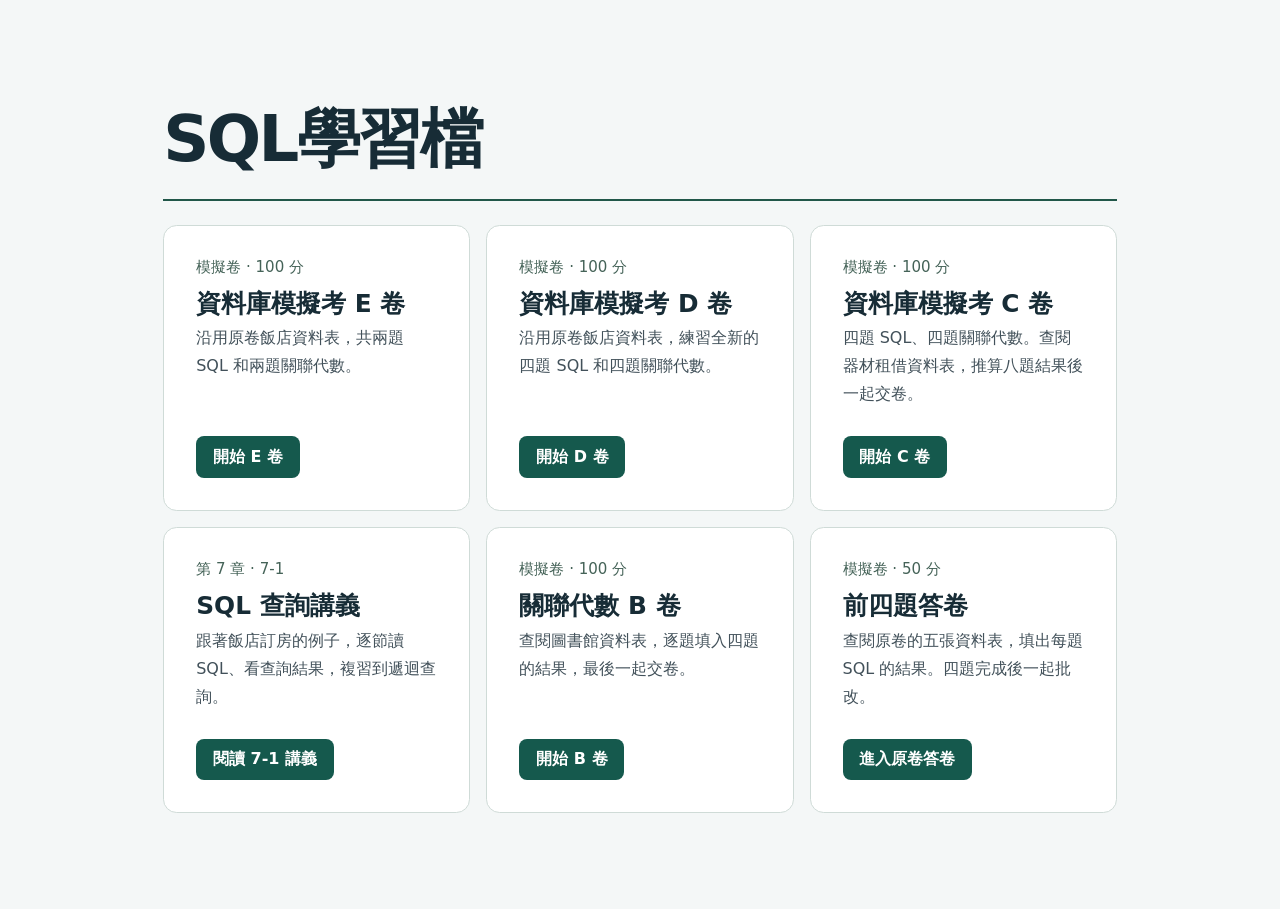
<file: index.html>
<!doctype html>
<html lang="zh-Hant">
<head>
  <meta charset="utf-8">
  <meta name="viewport" content="width=device-width, initial-scale=1">
  <title>SQL學習檔</title>
  <style>
    :root {color-scheme:light;font-family:"Inter","Microsoft JhengHei",system-ui,sans-serif;color:#172c36;background:#f4f7f7}
    * {box-sizing:border-box}
    body {margin:0}
    main {max-width:62rem;margin:clamp(2rem,8vw,6rem) auto;padding:0 1.2rem}
    h1 {margin:0;border-bottom:2px solid #215749;padding-bottom:1rem;font-size:clamp(2.2rem,6vw,4rem);letter-spacing:-.04em}
    section {display:grid;grid-template-columns:repeat(auto-fit,minmax(min(100%,19rem),1fr));gap:1rem;margin-top:1.5rem}
    article {display:flex;flex-direction:column;align-items:flex-start;padding:clamp(1.2rem,3vw,2rem);border:1px solid #cfdbd7;border-radius:.85rem;background:white}
    small {color:#456358;font-size:.94rem}
    h2 {margin:.6rem 0 .3rem;font-size:1.55rem}
    p {margin:0 0 1.75rem;line-height:1.75;color:#42515a}
    a {display:inline-block;margin-top:auto;padding:.65rem 1.05rem;border-radius:.5rem;background:#15594d;color:white;font-weight:650;text-decoration:none}
    a:hover {background:#103d37}
    a:focus-visible {outline:3px solid #c07023;outline-offset:4px}
  </style>
</head>
<body><main>
  <h1>SQL學習檔</h1>
  <section aria-label="複習與作答">
    <article>
      <small>模擬卷 · 100 分</small>
      <h2>資料庫模擬考 E 卷</h2>
      <p>沿用原卷飯店資料表，共兩題 SQL 和兩題關聯代數。</p>
      <a href="hotel-mock/index.html?exam=e">開始 E 卷</a>
    </article>
    <article>
      <small>模擬卷 · 100 分</small>
      <h2>資料庫模擬考 D 卷</h2>
      <p>沿用原卷飯店資料表，練習全新的四題 SQL 和四題關聯代數。</p>
      <a href="hotel-mock/index.html?exam=d">開始 D 卷</a>
    </article>
    <article>
      <small>模擬卷 · 100 分</small>
      <h2>資料庫模擬考 C 卷</h2>
      <p>四題 SQL、四題關聯代數。查閱器材租借資料表，推算八題結果後一起交卷。</p>
      <a href="hotel-mock/index.html?exam=c">開始 C 卷</a>
    </article>
    <article>
      <small>第 7 章 · 7-1</small>
      <h2>SQL 查詢講義</h2>
      <p>跟著飯店訂房的例子，逐節讀 SQL、看查詢結果，複習到遞迴查詢。</p>
      <a href="handbook/index.html">閱讀 7-1 講義</a>
    </article>
    <article>
      <small>模擬卷 · 100 分</small>
      <h2>關聯代數 B 卷</h2>
      <p>查閱圖書館資料表，逐題填入四題的結果，最後一起交卷。</p>
      <a href="hotel-mock/index.html">開始 B 卷</a>
    </article>
    <article>
      <small>模擬卷 · 50 分</small>
      <h2>前四題答卷</h2>
      <p>查閱原卷的五張資料表，填出每題 SQL 的結果。四題完成後一起批改。</p>
      <a href="hotel-mock/index.html?exam=sql">進入原卷答卷</a>
    </article>
  </section>
</main></body></html>
</file>
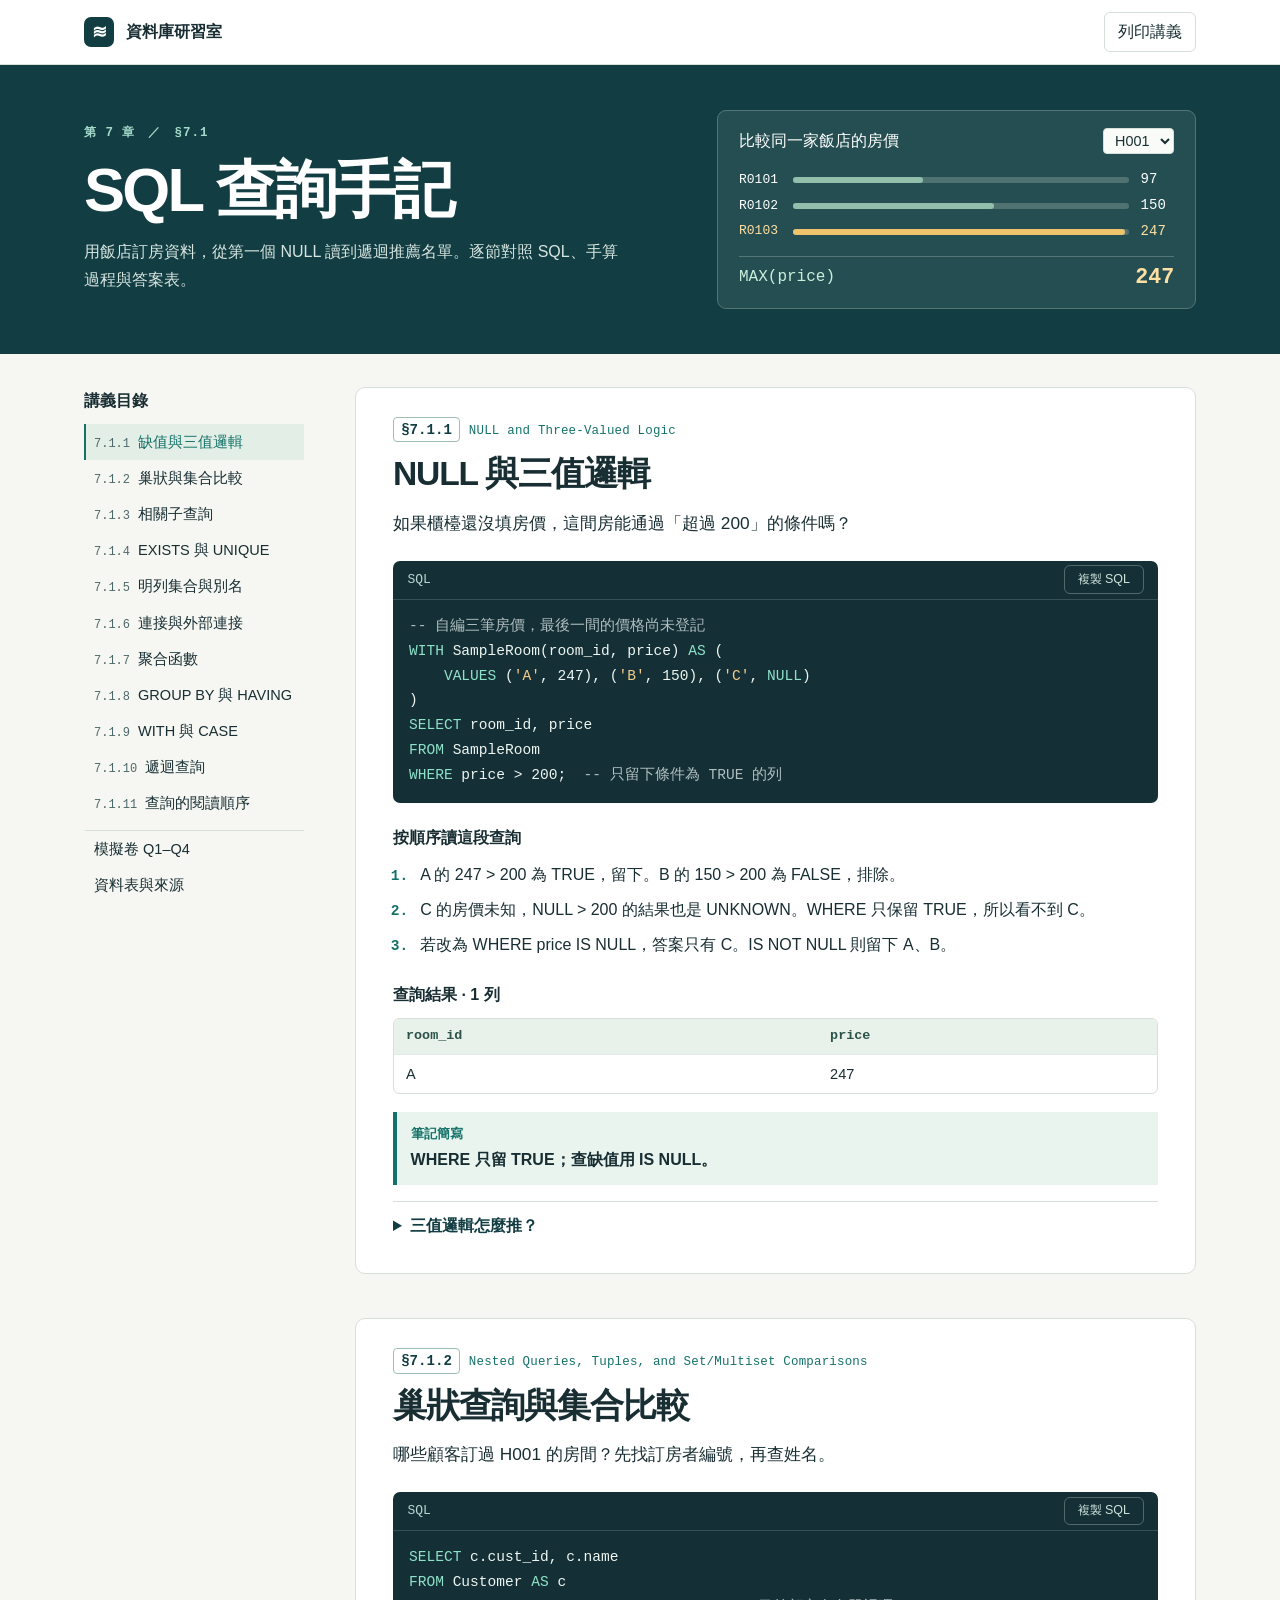
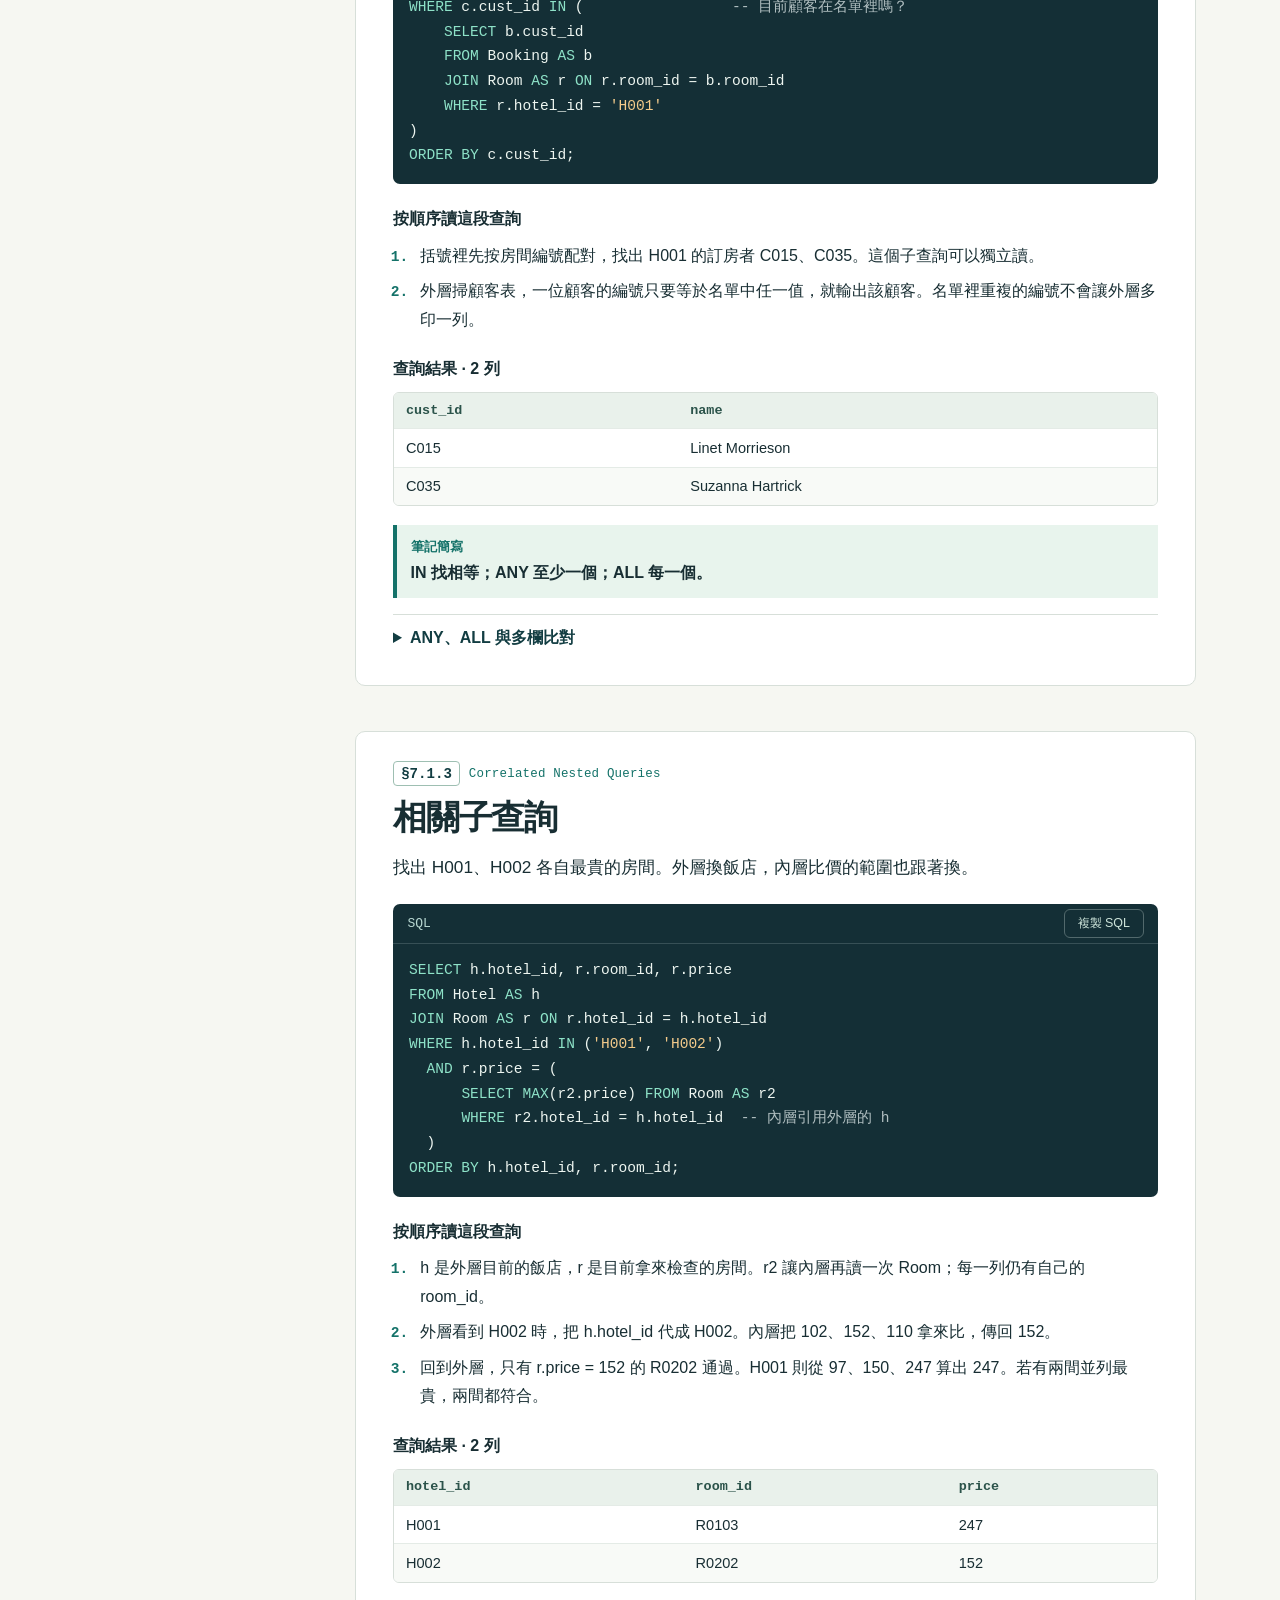
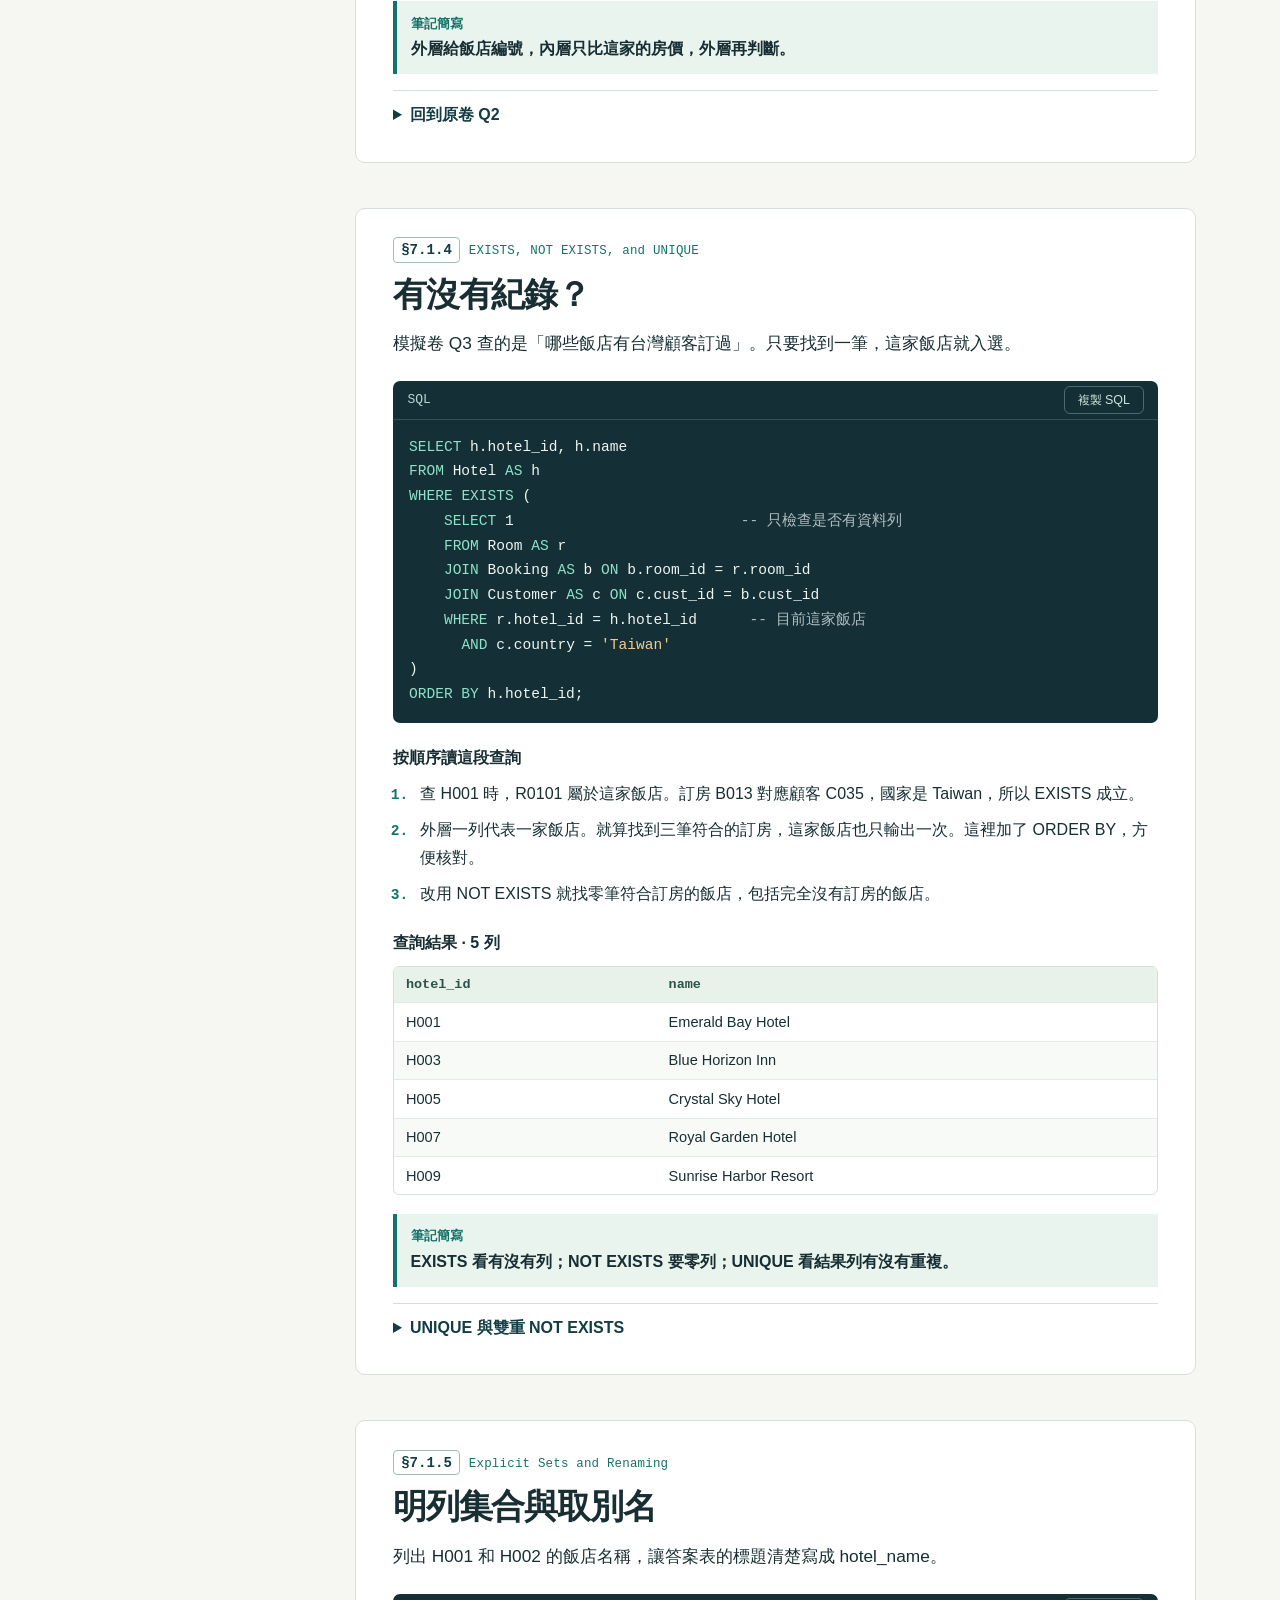
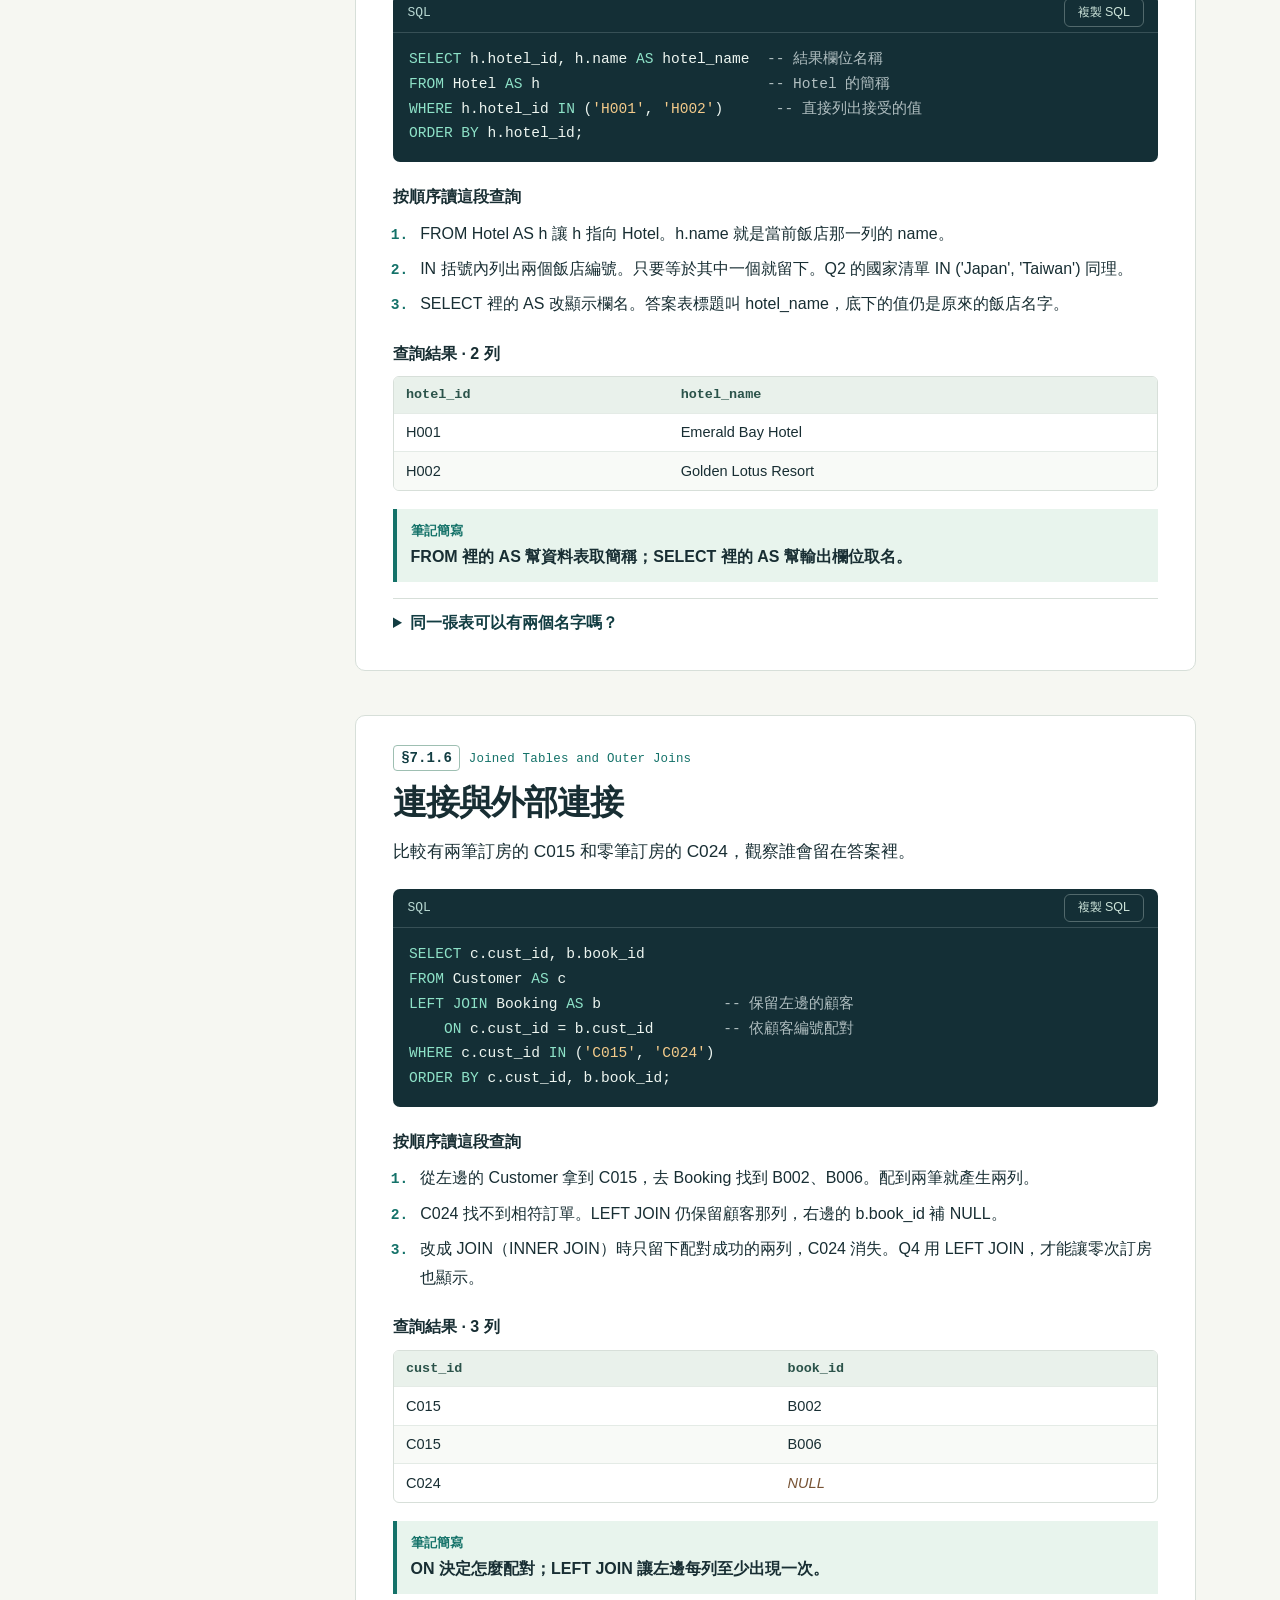
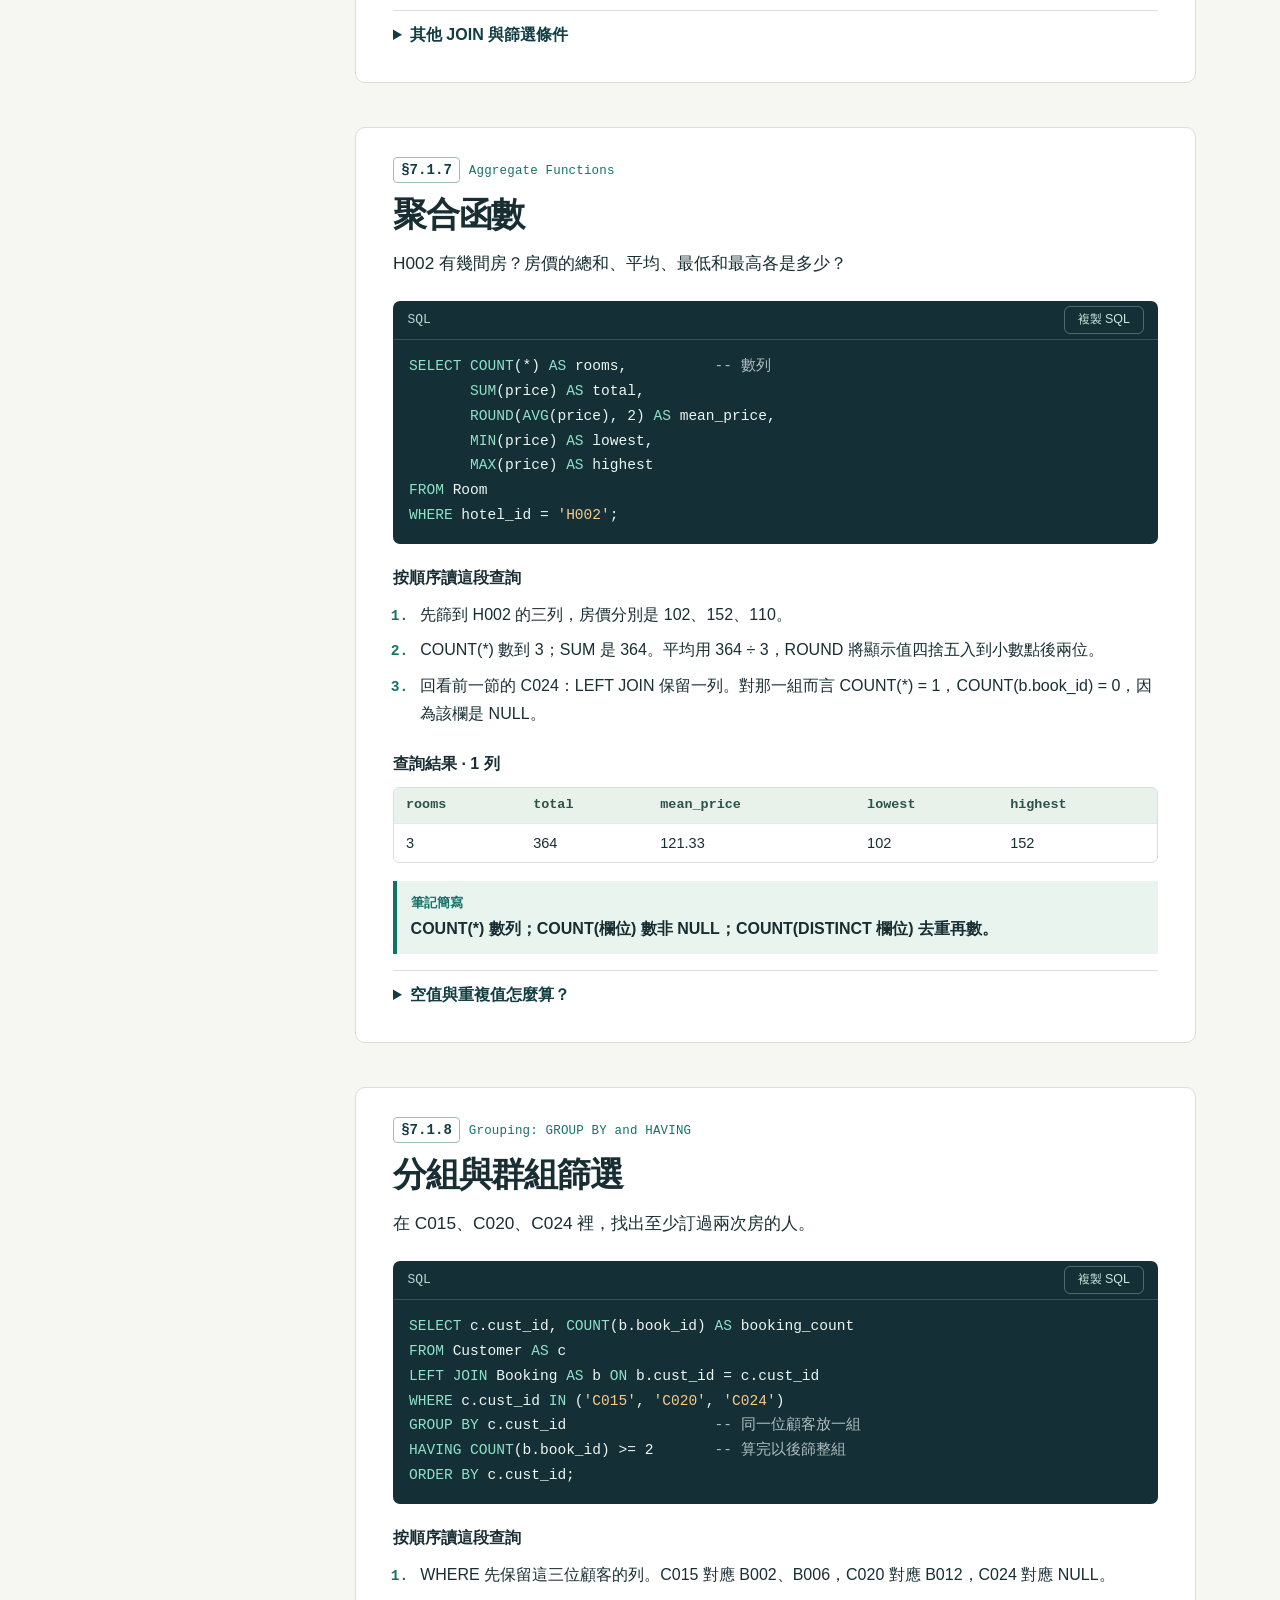
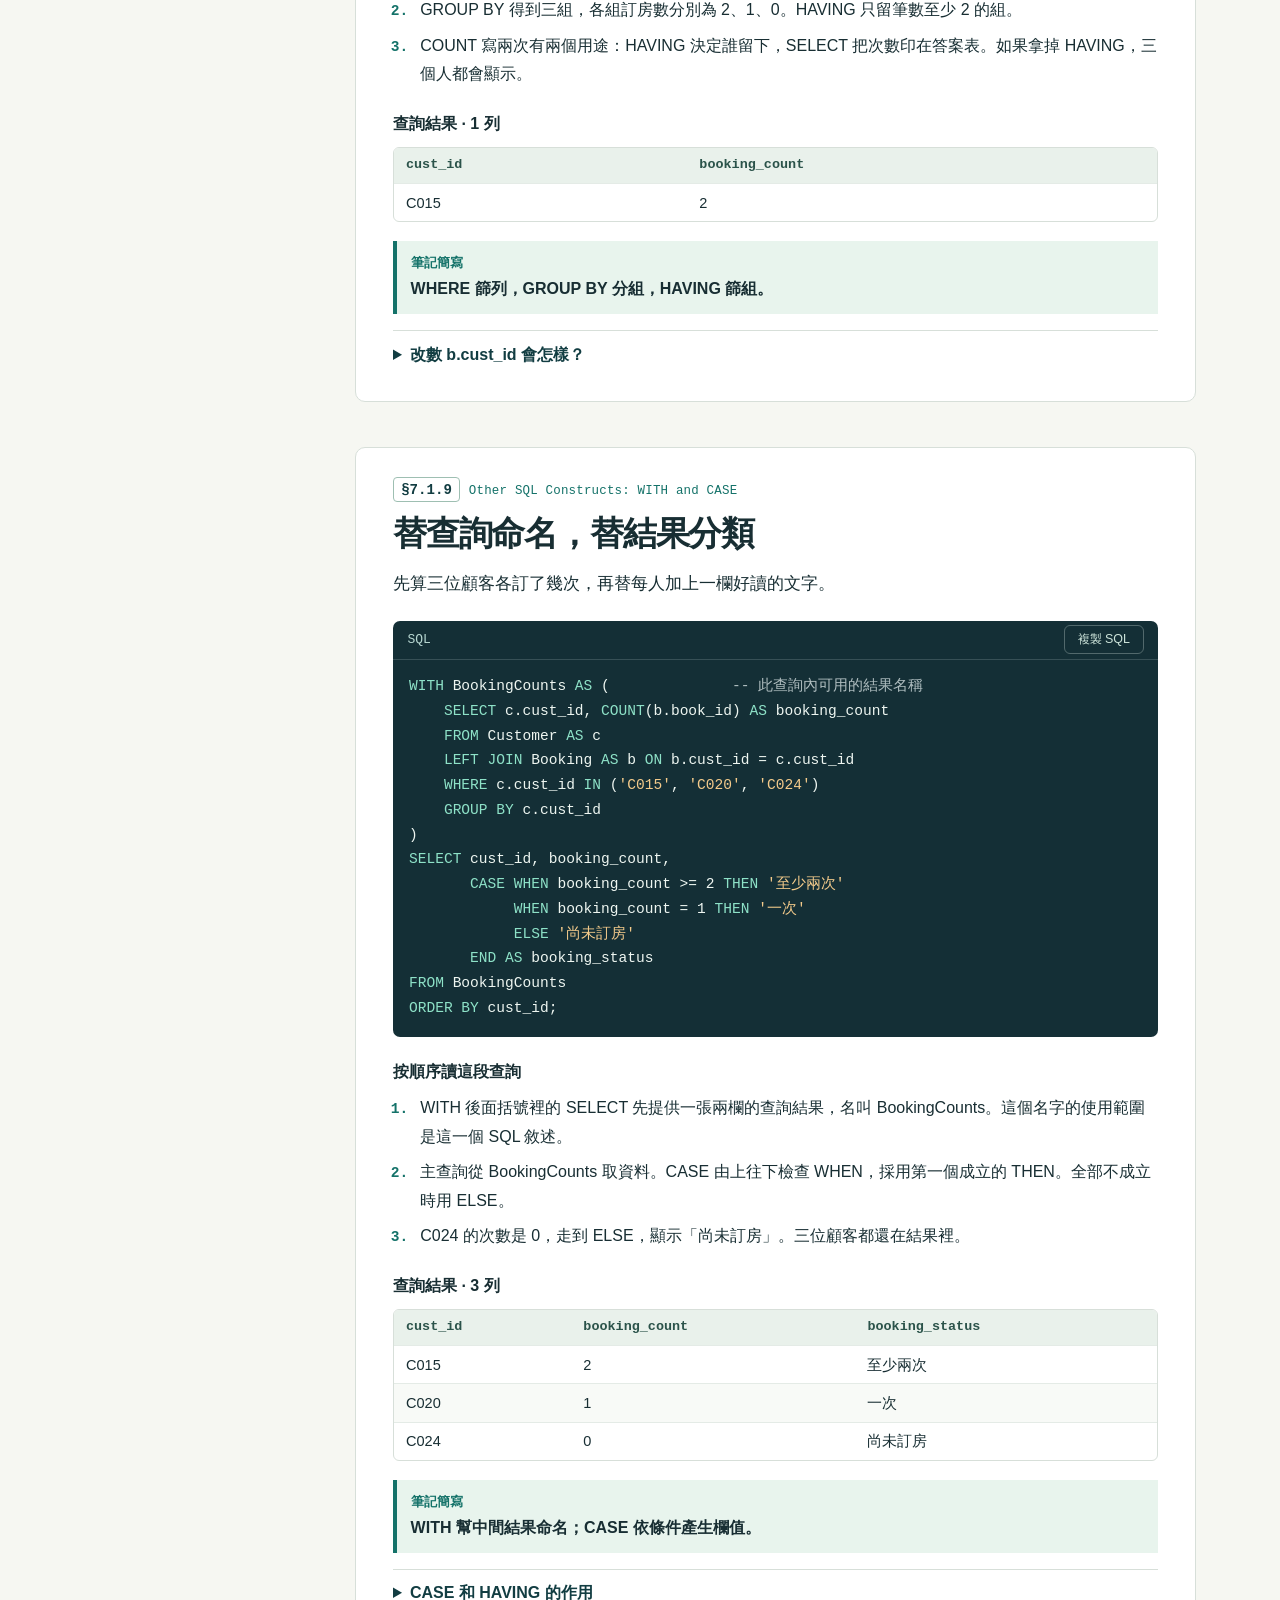
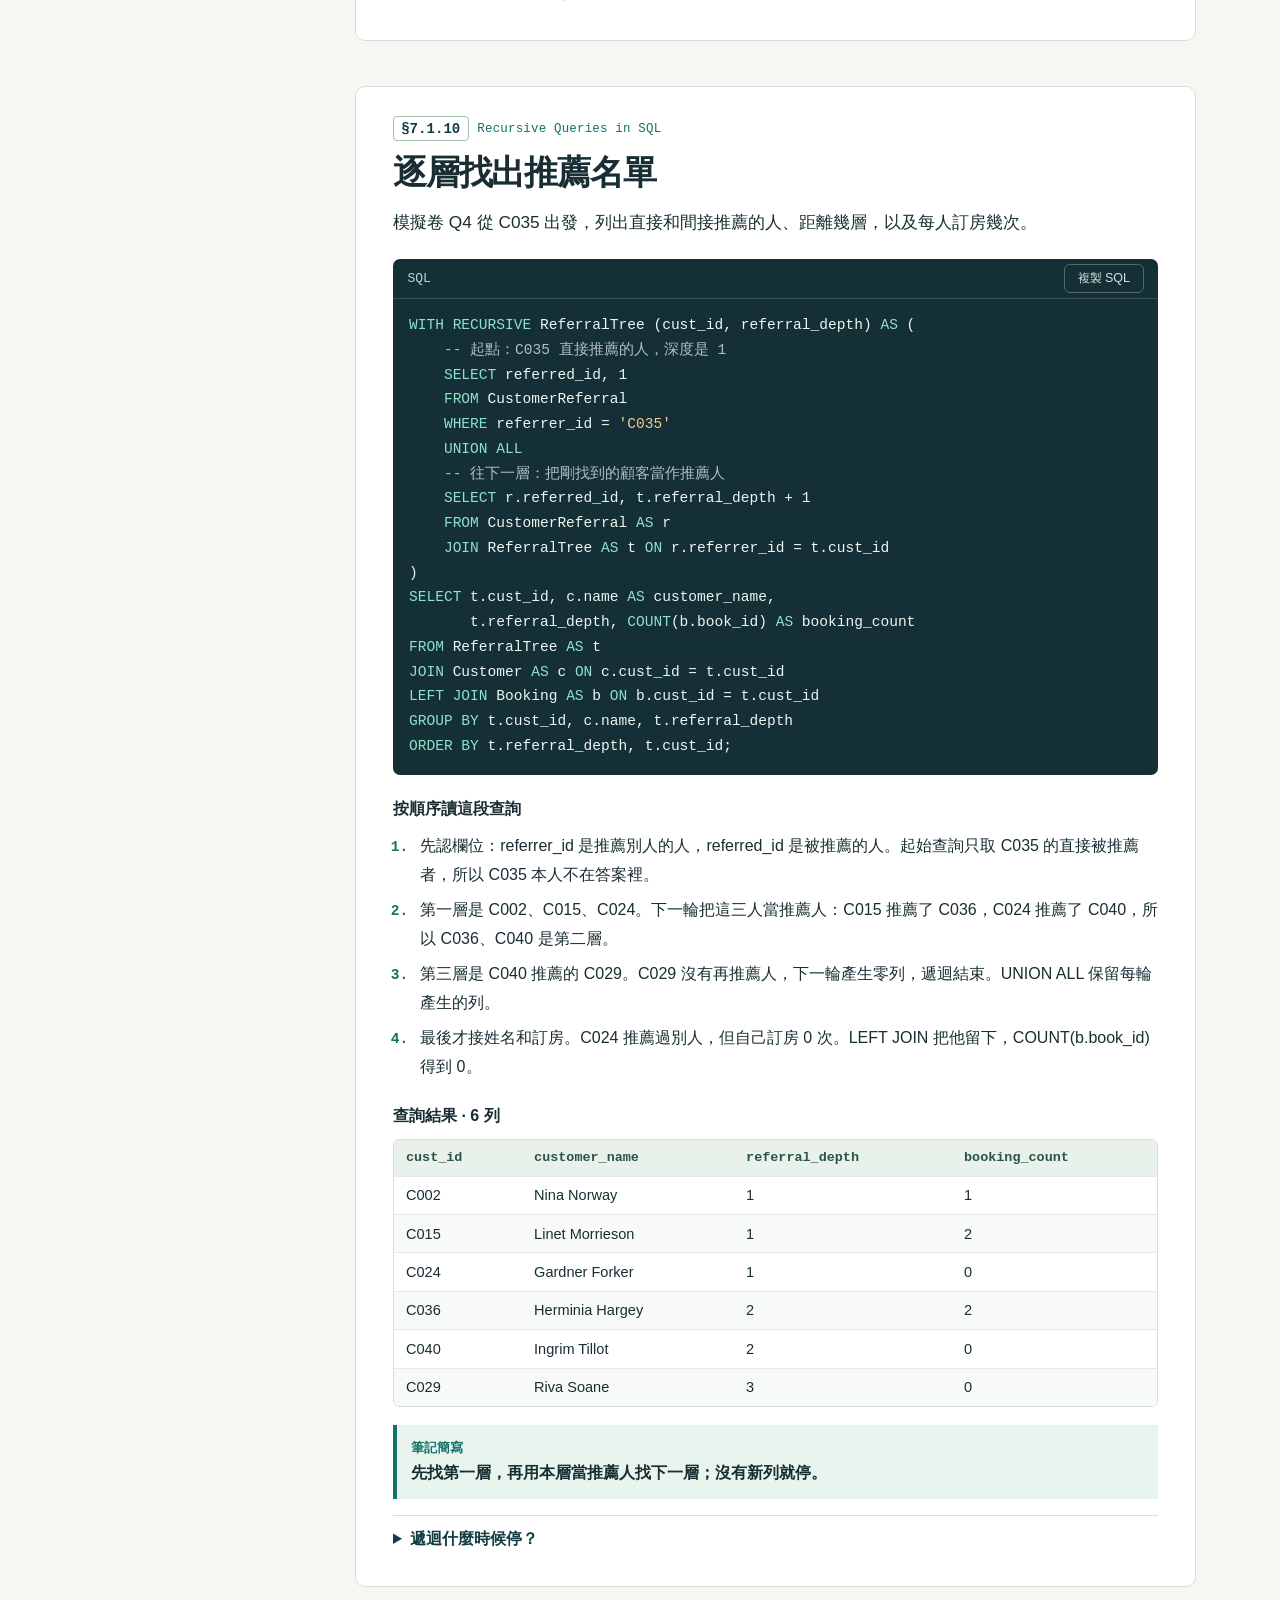
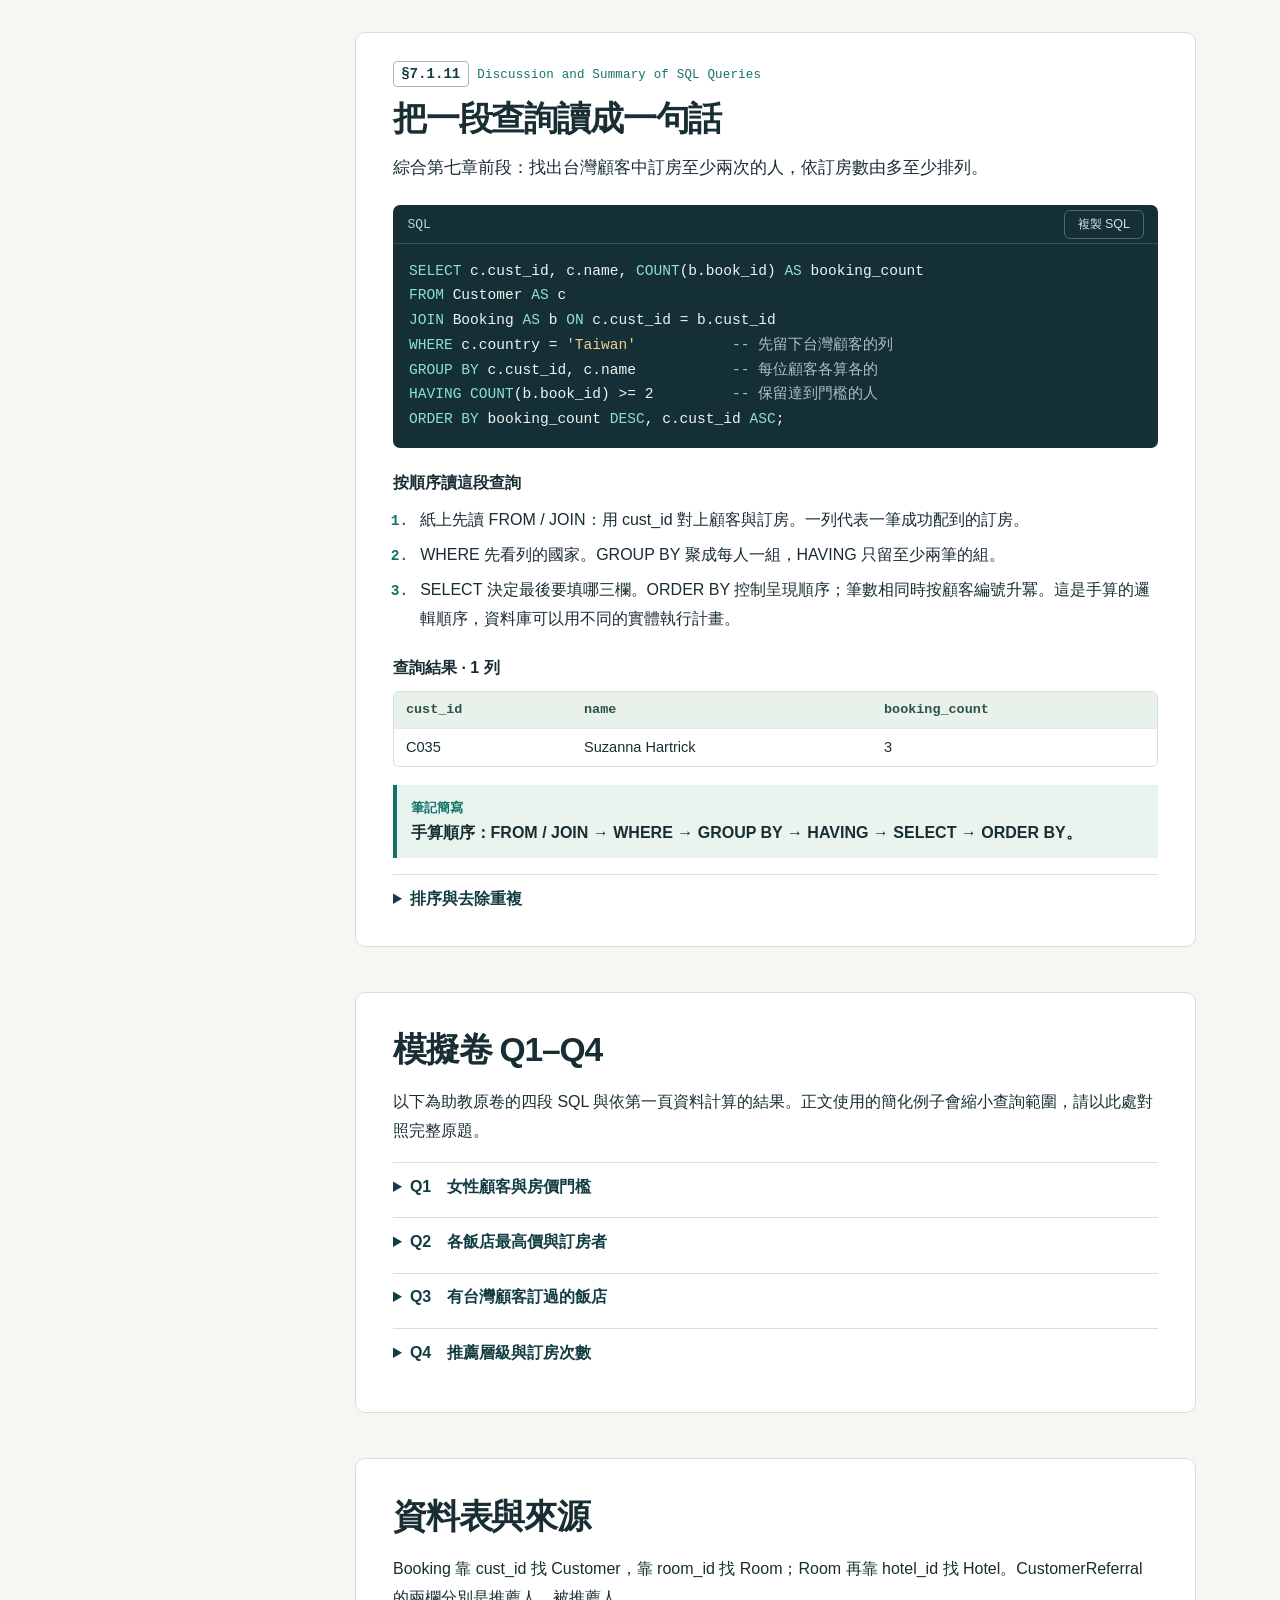
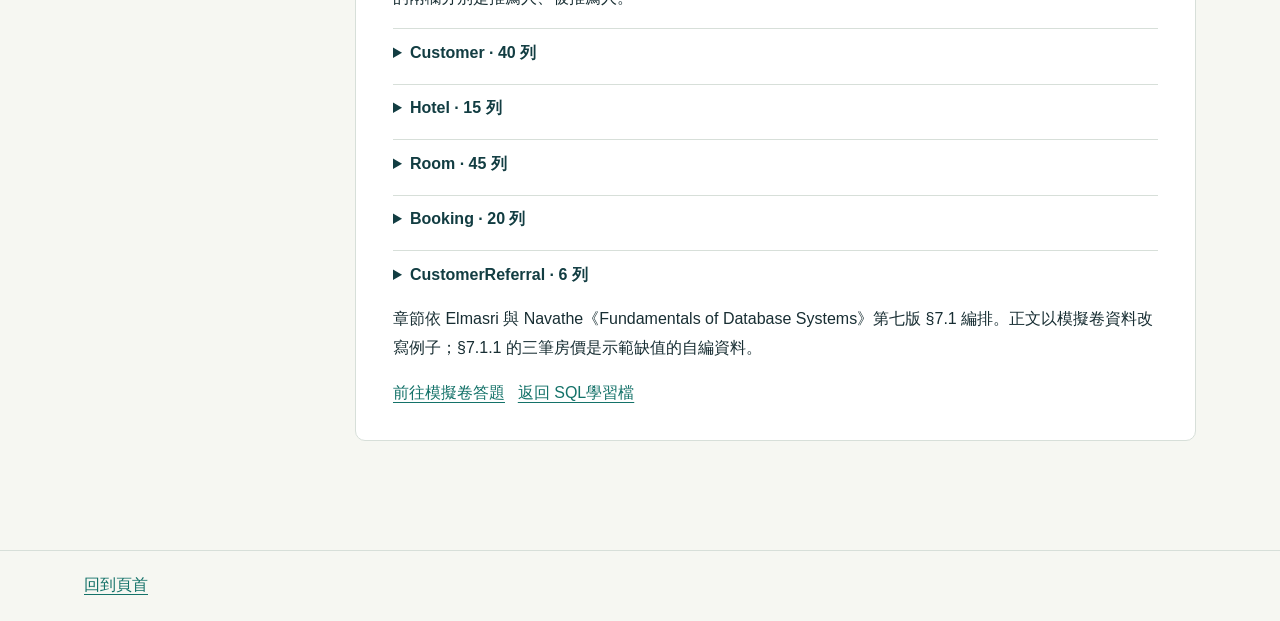
<file: handbook/index.html>
<!DOCTYPE html><html lang="zh-Hant"><head><meta charset="utf-8"><meta name="viewport" content="width=device-width,initial-scale=1"><meta name="theme-color" content="#123d42"><title>SQL 查詢手記｜第 7.1 節完整講義</title><meta name="description" content="用飯店訂房資料讀懂 §7.1 進階 SQL 查詢。11 節中文講義、SQL 註解、推演步驟與實際結果。"><style>:root{--ink:#182e33;--deep:#123d42;--sea:#147269;--mint:#cee9df;--paper:#f6f7f2;--line:#d7dfd9;--muted:#4d6868;--mono:"IBM Plex Mono",Consolas,monospace;--sans:"DM Sans","Microsoft JhengHei","PingFang TC",sans-serif}*{box-sizing:border-box}html{scroll-behavior:smooth;scroll-padding-top:1rem}body{margin:0;background:var(--paper);font:1rem/1.8 var(--sans);color:var(--ink)}a{color:var(--sea);text-underline-offset:4px}button,select,summary{font:inherit;cursor:pointer}button:focus-visible,a:focus-visible,select:focus-visible,summary:focus-visible{outline:3px solid #cf781f;outline-offset:3px}button{color:var(--ink);border:1px solid var(--line);border-radius:6px;background:white;padding:.3rem .8rem}.shell{max-width:1240px;margin:auto;padding:0 clamp(16px,5vw,72px)}header{border-bottom:1px solid var(--line);background:#fff}.top{min-height:64px;display:flex;align-items:center;gap:.75rem}.logo{width:30px;height:30px;border-radius:7px;color:white;background:var(--deep);display:grid;place-items:center;font:bold 18px var(--mono)}.brand{font-weight:800;color:var(--ink);text-decoration:none}.top button{margin-left:auto}.hero{background:var(--deep);color:white}.hero .shell{display:grid;grid-template-columns:1.1fr .9fr;align-items:center;gap:3rem;padding-top:2.8rem;padding-bottom:2.8rem}.over,.en{font:600 .78rem/1.6 var(--mono);letter-spacing:.08em}.over{color:#a5dbca}.hero h1{font-size:clamp(2.2rem,5vw,3.85rem);letter-spacing:-.045em;line-height:1.15;margin:.7rem 0}.hero p{max-width:34em;color:#d8e6e1;margin:.75rem 0 0}.demo{background:#244e51;border:1px solid #547576;padding:1rem 1.3rem;border-radius:9px}.demohead{display:flex;align-items:center;justify-content:space-between;gap:8px}.demo select,.mob select{color:inherit;background:#f9fbf8;color:var(--ink);border:1px solid var(--line);border-radius:4px;padding:.18rem .45rem;font-size:.9rem}.demo code{font-family:var(--mono);color:#cbefdd}.bars{margin:.7rem 0}.barrow{display:grid;align-items:center;gap:12px;grid-template-columns:5ch 1fr 4ch;font:14px/1.85 var(--mono)}.track{background:#507371;height:6px;border-radius:6px}.fill{display:block;height:100%;background:#92bfac;border-radius:inherit}.barrow.best .fill{background:#efc36e}.barrow.best{color:#ffe0a3}.demofoot{display:flex;align-items:center;justify-content:space-between;border-top:1px solid #547576;padding-top:.4rem}.demofoot strong{font:700 1.35rem var(--mono);color:#ffe0a3}.layout{display:grid;grid-template-columns:220px minmax(0,1fr);gap:clamp(1.5rem,4vw,3.6rem);padding-top:2.1rem;padding-bottom:4rem}.side{position:sticky;top:1rem;align-self:start;max-height:calc(100dvh - 2rem);overflow:auto}.side h2{font-size:1rem;margin:0 0 .5rem}.side a{display:flex;gap:8px;align-items:baseline;text-decoration:none;color:var(--ink);font-size:.91rem;padding:.31rem .5rem;border-left:2px solid transparent}.side a:hover,.side a.current{color:var(--sea);background:#e3eee6;border-color:var(--sea)}.side a span{font:12px var(--mono);color:var(--muted)}.side .append{margin-top:.55rem;border-top:1px solid var(--line)}.mob{display:none}.lesson,.appendix{margin-bottom:2.8rem;padding:1.65rem clamp(1rem,3vw,2.3rem) 2rem;background:#fff;border:1px solid var(--line);border-radius:10px}.lesson h2,.appendix h2{font-size:clamp(1.55rem,3vw,2.1rem);line-height:1.35;letter-spacing:-.035em;margin:.5rem 0}.en{color:var(--sea);font-weight:500;letter-spacing:.015em}.unit{font:700 .88rem var(--mono);border:1px solid #9ebfb2;padding:.24rem .45rem;border-radius:4px;color:var(--deep);margin-right:.55rem}.lead{font-size:1.08rem;margin:.7rem 0 1.35rem}.sub{font-size:1rem;margin:1.3rem 0 .5rem}.codewrap{border-radius:7px;overflow:hidden;background:#142f36;color:#eef6f1}.codehead{padding:.3rem .9rem;border-bottom:1px solid #375056;color:#b8d8d2;font:13px/1.8 var(--mono);display:flex;justify-content:space-between;align-items:center}.codehead button{background:transparent;color:#cde4da;border-color:#52696c;font:.78rem var(--sans)}pre{margin:0;padding:.9rem 1rem 1rem;font: .91rem/1.7 var(--mono);overflow:auto;tab-size:4}.kw{color:#8ee2c8}.str{color:#f4cb8b}.cm{color:#b0bec0}.scrolltable{overflow:auto;border:1px solid var(--line);border-radius:6px}table{width:100%;border-collapse:collapse;font-size:.91rem}th,td{text-align:left;padding:.35rem .75rem;white-space:nowrap}th{background:#e9f1eb;color:#2b534a;font:600 .84rem/1.8 var(--mono)}td{border-top:1px solid #e4ebe6}tbody tr:nth-child(even){background:#f8faf7}.null{color:#765233;font-style:italic}ol{padding-left:1.5rem;margin:.4rem 0}li{padding-left:.2rem;margin:.4rem 0}li::marker{color:var(--sea);font:bold .91rem var(--mono)}.tip{margin:1.15rem 0 0;background:#e8f4ed;border-left:4px solid var(--sea);padding:.65rem .85rem;font-weight:600}.tip b{display:block;color:var(--sea);font-size:.82rem}.detail{border-top:1px solid var(--line);margin-top:1rem;padding-top:.6rem}.detail summary{font-weight:650;color:var(--deep)}.detail p{margin:.5rem 0}.appendix details{margin-bottom:.8rem}.appendix .codewrap{margin:.6rem 0}.links{display:flex;flex-wrap:wrap;gap:.8rem}.skip{position:absolute;left:-9999px}.skip:focus{left:.4rem;top:.4rem;background:#fff;padding:.5rem;z-index:4}.barrow span:first-child{font-size:13px}footer{border-top:1px solid var(--line);padding:1.3rem 0;color:var(--muted)}@media(max-width:850px){.hero .shell{gap:1.5rem}.layout{grid-template-columns:1fr;padding-top:.8rem}.side{display:none}.mob{display:flex;align-items:center;position:sticky;top:0;z-index:1;background:var(--paper);gap:.6rem;padding:.55rem 0;border-bottom:1px solid var(--line)}.mob select{flex:1;min-width:0;min-height:40px}.layout{gap:.7rem}html{scroll-padding-top:4rem}.lesson{margin-bottom:1.25rem}}@media(max-width:620px){.hero .shell{grid-template-columns:1fr;padding-top:1.65rem;padding-bottom:1.4rem;gap:1rem}.hero h1{font-size:2.25rem}.demo{padding:.7rem 1rem}.top{min-height:52px}.lesson,.appendix{padding:1rem .9rem 1.3rem}.en{display:block;margin-top:.5rem}.lead{font-size:1rem}pre{font-size:.85rem}.brand{font-size:.94rem}}@media(prefers-reduced-motion:reduce){html{scroll-behavior:auto}}@media print{@page{margin:15mm}body{font-size:10.5pt;color:#111;background:white}.shell{padding:0;max-width:none}.hero,.hero p,.over,.kw,.str,.cm,.en{color:#111}.hero .shell{padding:0;display:block}.hero{background:white}.hero h1{font-size:26pt}.demo,header,.side,.mob,.codehead button,.skip,footer{display:none}.layout{display:block;padding:0}.lesson,.appendix{box-shadow:none;border:0;padding:0;margin:1rem 0;break-before:page}.codewrap,pre,.codehead{background:#f3f4f2;color:#111}.codewrap,.scrolltable,.tip{break-inside:avoid}pre{white-space:pre-wrap;overflow:visible;font-size:9pt}.scrolltable{overflow:visible}td,th{white-space:normal}.en{display:inline}.detail{break-inside:avoid}details:not([open])>*:not(summary){display:block}.tip{background:#f4f4f4}}</style></head><body><a class="skip" href="#s1">跳到講義內容</a><header><div class="shell top"><span aria-hidden="true" class="logo">≋</span><a class="brand" href="#top">資料庫研習室</a><button id="print" type="button">列印講義</button></div></header><div class="hero" id="top"><div class="shell"><div><div class="over">第 7 章　／　§7.1</div><h1>SQL 查詢手記</h1><p>用飯店訂房資料，從第一個 NULL 讀到遞迴推薦名單。逐節對照 SQL、手算過程與答案表。</p></div><div class="demo"><div class="demohead"><label for="hotel">比較同一家飯店的房價</label><select id="hotel"><option>H001</option><option>H002</option></select></div><div id="bars" class="bars"></div><div class="demofoot"><code>MAX(price)</code><strong id="max" aria-live="polite">247</strong></div></div></div></div><div class="shell layout"><nav class="side" aria-label="講義目錄"><h2>講義目錄</h2><a href="#s1"><span>7.1.1</span>缺值與三值邏輯</a><a href="#s2"><span>7.1.2</span>巢狀與集合比較</a><a href="#s3"><span>7.1.3</span>相關子查詢</a><a href="#s4"><span>7.1.4</span>EXISTS 與 UNIQUE</a><a href="#s5"><span>7.1.5</span>明列集合與別名</a><a href="#s6"><span>7.1.6</span>連接與外部連接</a><a href="#s7"><span>7.1.7</span>聚合函數</a><a href="#s8"><span>7.1.8</span>GROUP BY 與 HAVING</a><a href="#s9"><span>7.1.9</span>WITH 與 CASE</a><a href="#s10"><span>7.1.10</span>遞迴查詢</a><a href="#s11"><span>7.1.11</span>查詢的閱讀順序</a><a class="append" href="#exam">模擬卷 Q1–Q4</a><a href="#data">資料表與來源</a></nav><label class="mob">跳至<select id="jump"><option value="s1">7.1.1　缺值與三值邏輯</option><option value="s2">7.1.2　巢狀與集合比較</option><option value="s3">7.1.3　相關子查詢</option><option value="s4">7.1.4　EXISTS 與 UNIQUE</option><option value="s5">7.1.5　明列集合與別名</option><option value="s6">7.1.6　連接與外部連接</option><option value="s7">7.1.7　聚合函數</option><option value="s8">7.1.8　GROUP BY 與 HAVING</option><option value="s9">7.1.9　WITH 與 CASE</option><option value="s10">7.1.10　遞迴查詢</option><option value="s11">7.1.11　查詢的閱讀順序</option><option value="exam">模擬卷 Q1–Q4</option><option value="data">資料表與來源</option></select></label><main><article class="lesson" id="s1"><div><span class="unit">§7.1.1</span><span lang="en" class="en">NULL and Three-Valued Logic</span></div><h2>NULL 與三值邏輯</h2><p class="lead">如果櫃檯還沒填房價，這間房能通過「超過 200」的條件嗎？</p><div class="codewrap"><div class="codehead">SQL<button type="button" class="copy">複製 SQL</button></div><pre tabindex="0"><code><span class="cm">-- 自編三筆房價，最後一間的價格尚未登記</span>
<span class="kw">WITH</span> SampleRoom(room_id, price) <span class="kw">AS</span> (
    <span class="kw">VALUES</span> (<span class="str">'A'</span>, 247), (<span class="str">'B'</span>, 150), (<span class="str">'C'</span>, <span class="kw">NULL</span>)
)
<span class="kw">SELECT</span> room_id, price
<span class="kw">FROM</span> SampleRoom
<span class="kw">WHERE</span> price &gt; 200;  <span class="cm">-- 只留下條件為 TRUE 的列</span></code></pre></div><h3 class="sub">按順序讀這段查詢</h3><ol><li>A 的 247 > 200 為 TRUE，留下。B 的 150 > 200 為 FALSE，排除。</li><li>C 的房價未知，NULL > 200 的結果也是 UNKNOWN。WHERE 只保留 TRUE，所以看不到 C。</li><li>若改為 WHERE price IS NULL，答案只有 C。IS NOT NULL 則留下 A、B。</li></ol><h3 class="sub">查詢結果 · 1 列</h3><div class="scrolltable" tabindex="0"><table><thead><tr><th scope="col">room_id</th><th scope="col">price</th></tr></thead><tbody><tr><td>A</td><td>247</td></tr></tbody></table></div><aside class="tip"><b>筆記簡寫</b>WHERE 只留 TRUE；查缺值用 IS NULL。</aside><details class="detail"><summary>三值邏輯怎麼推？</summary><p>NULL 可以代表未知、未提供或不適用。TRUE AND UNKNOWN 是 UNKNOWN，FALSE AND UNKNOWN 是 FALSE。TRUE OR UNKNOWN 是 TRUE，FALSE OR UNKNOWN 是 UNKNOWN。NOT UNKNOWN 仍是 UNKNOWN。</p></details></article><article class="lesson" id="s2"><div><span class="unit">§7.1.2</span><span lang="en" class="en">Nested Queries, Tuples, and Set/Multiset Comparisons</span></div><h2>巢狀查詢與集合比較</h2><p class="lead">哪些顧客訂過 H001 的房間？先找訂房者編號，再查姓名。</p><div class="codewrap"><div class="codehead">SQL<button type="button" class="copy">複製 SQL</button></div><pre tabindex="0"><code><span class="kw">SELECT</span> c.cust_id, c.name
<span class="kw">FROM</span> Customer <span class="kw">AS</span> c
<span class="kw">WHERE</span> c.cust_id <span class="kw">IN</span> (                 <span class="cm">-- 目前顧客在名單裡嗎？</span>
    <span class="kw">SELECT</span> b.cust_id
    <span class="kw">FROM</span> Booking <span class="kw">AS</span> b
    <span class="kw">JOIN</span> Room <span class="kw">AS</span> r <span class="kw">ON</span> r.room_id = b.room_id
    <span class="kw">WHERE</span> r.hotel_id = <span class="str">'H001'</span>
)
<span class="kw">ORDER BY</span> c.cust_id;</code></pre></div><h3 class="sub">按順序讀這段查詢</h3><ol><li>括號裡先按房間編號配對，找出 H001 的訂房者 C015、C035。這個子查詢可以獨立讀。</li><li>外層掃顧客表，一位顧客的編號只要等於名單中任一值，就輸出該顧客。名單裡重複的編號不會讓外層多印一列。</li></ol><h3 class="sub">查詢結果 · 2 列</h3><div class="scrolltable" tabindex="0"><table><thead><tr><th scope="col">cust_id</th><th scope="col">name</th></tr></thead><tbody><tr><td>C015</td><td>Linet Morrieson</td></tr><tr><td>C035</td><td>Suzanna Hartrick</td></tr></tbody></table></div><aside class="tip"><b>筆記簡寫</b>IN 找相等；ANY 至少一個；ALL 每一個。</aside><details class="detail"><summary>ANY、ALL 與多欄比對</summary><p>假設子查詢傳回 100、200。150 > ANY（子查詢）為真，因為 150 > 100；150 > ALL（子查詢）為假，因為 150 < 200。SOME 與 ANY 同義，= ANY 等同 IN。比對 (cust_id, room_id) 時，兩個值要在內層的同一列同時對上。</p></details></article><article class="lesson" id="s3"><div><span class="unit">§7.1.3</span><span lang="en" class="en">Correlated Nested Queries</span></div><h2>相關子查詢</h2><p class="lead">找出 H001、H002 各自最貴的房間。外層換飯店，內層比價的範圍也跟著換。</p><div class="codewrap"><div class="codehead">SQL<button type="button" class="copy">複製 SQL</button></div><pre tabindex="0"><code><span class="kw">SELECT</span> h.hotel_id, r.room_id, r.price
<span class="kw">FROM</span> Hotel <span class="kw">AS</span> h
<span class="kw">JOIN</span> Room <span class="kw">AS</span> r <span class="kw">ON</span> r.hotel_id = h.hotel_id
<span class="kw">WHERE</span> h.hotel_id <span class="kw">IN</span> (<span class="str">'H001'</span>, <span class="str">'H002'</span>)
  <span class="kw">AND</span> r.price = (
      <span class="kw">SELECT</span> <span class="kw">MAX</span>(r2.price) <span class="kw">FROM</span> Room <span class="kw">AS</span> r2
      <span class="kw">WHERE</span> r2.hotel_id = h.hotel_id  <span class="cm">-- 內層引用外層的 h</span>
  )
<span class="kw">ORDER BY</span> h.hotel_id, r.room_id;</code></pre></div><h3 class="sub">按順序讀這段查詢</h3><ol><li>h 是外層目前的飯店，r 是目前拿來檢查的房間。r2 讓內層再讀一次 Room；每一列仍有自己的 room_id。</li><li>外層看到 H002 時，把 h.hotel_id 代成 H002。內層把 102、152、110 拿來比，傳回 152。</li><li>回到外層，只有 r.price = 152 的 R0202 通過。H001 則從 97、150、247 算出 247。若有兩間並列最貴，兩間都符合。</li></ol><h3 class="sub">查詢結果 · 2 列</h3><div class="scrolltable" tabindex="0"><table><thead><tr><th scope="col">hotel_id</th><th scope="col">room_id</th><th scope="col">price</th></tr></thead><tbody><tr><td>H001</td><td>R0103</td><td>247</td></tr><tr><td>H002</td><td>R0202</td><td>152</td></tr></tbody></table></div><aside class="tip"><b>筆記簡寫</b>外層給飯店編號，內層只比這家的房價，外層再判斷。</aside><details class="detail"><summary>回到原卷 Q2</summary><p>模擬卷 Q2 再用訂房紀錄、顧客國家和星等篩選。即使某間通過最高價條件，仍須有人訂過且符合其他條件，才會出現在 Q2。</p></details></article><article class="lesson" id="s4"><div><span class="unit">§7.1.4</span><span lang="en" class="en">EXISTS, NOT EXISTS, and UNIQUE</span></div><h2>有沒有紀錄？</h2><p class="lead">模擬卷 Q3 查的是「哪些飯店有台灣顧客訂過」。只要找到一筆，這家飯店就入選。</p><div class="codewrap"><div class="codehead">SQL<button type="button" class="copy">複製 SQL</button></div><pre tabindex="0"><code><span class="kw">SELECT</span> h.hotel_id, h.name
<span class="kw">FROM</span> Hotel <span class="kw">AS</span> h
<span class="kw">WHERE</span> <span class="kw">EXISTS</span> (
    <span class="kw">SELECT</span> 1                          <span class="cm">-- 只檢查是否有資料列</span>
    <span class="kw">FROM</span> Room <span class="kw">AS</span> r
    <span class="kw">JOIN</span> Booking <span class="kw">AS</span> b <span class="kw">ON</span> b.room_id = r.room_id
    <span class="kw">JOIN</span> Customer <span class="kw">AS</span> c <span class="kw">ON</span> c.cust_id = b.cust_id
    <span class="kw">WHERE</span> r.hotel_id = h.hotel_id      <span class="cm">-- 目前這家飯店</span>
      <span class="kw">AND</span> c.country = <span class="str">'Taiwan'</span>
)
<span class="kw">ORDER BY</span> h.hotel_id;</code></pre></div><h3 class="sub">按順序讀這段查詢</h3><ol><li>查 H001 時，R0101 屬於這家飯店。訂房 B013 對應顧客 C035，國家是 Taiwan，所以 EXISTS 成立。</li><li>外層一列代表一家飯店。就算找到三筆符合的訂房，這家飯店也只輸出一次。這裡加了 ORDER BY，方便核對。</li><li>改用 NOT EXISTS 就找零筆符合訂房的飯店，包括完全沒有訂房的飯店。</li></ol><h3 class="sub">查詢結果 · 5 列</h3><div class="scrolltable" tabindex="0"><table><thead><tr><th scope="col">hotel_id</th><th scope="col">name</th></tr></thead><tbody><tr><td>H001</td><td>Emerald Bay Hotel</td></tr><tr><td>H003</td><td>Blue Horizon Inn</td></tr><tr><td>H005</td><td>Crystal Sky Hotel</td></tr><tr><td>H007</td><td>Royal Garden Hotel</td></tr><tr><td>H009</td><td>Sunrise Harbor Resort</td></tr></tbody></table></div><aside class="tip"><b>筆記簡寫</b>EXISTS 看有沒有列；NOT EXISTS 要零列；UNIQUE 看結果列有沒有重複。</aside><details class="detail"><summary>UNIQUE 與雙重 NOT EXISTS</summary><p>課本的 UNIQUE(子查詢) 在結果沒有重複列時為真，實際支援依資料庫而異。遇到雙重 NOT EXISTS，可讀成「找不到任何一個缺漏」。例如「沒有任何一間 H001 房間，是這位顧客沒訂過的」就等於每間都訂過。</p></details></article><article class="lesson" id="s5"><div><span class="unit">§7.1.5</span><span lang="en" class="en">Explicit Sets and Renaming</span></div><h2>明列集合與取別名</h2><p class="lead">列出 H001 和 H002 的飯店名稱，讓答案表的標題清楚寫成 hotel_name。</p><div class="codewrap"><div class="codehead">SQL<button type="button" class="copy">複製 SQL</button></div><pre tabindex="0"><code><span class="kw">SELECT</span> h.hotel_id, h.name <span class="kw">AS</span> hotel_name  <span class="cm">-- 結果欄位名稱</span>
<span class="kw">FROM</span> Hotel <span class="kw">AS</span> h                          <span class="cm">-- Hotel 的簡稱</span>
<span class="kw">WHERE</span> h.hotel_id <span class="kw">IN</span> (<span class="str">'H001'</span>, <span class="str">'H002'</span>)      <span class="cm">-- 直接列出接受的值</span>
<span class="kw">ORDER BY</span> h.hotel_id;</code></pre></div><h3 class="sub">按順序讀這段查詢</h3><ol><li>FROM Hotel AS h 讓 h 指向 Hotel。h.name 就是當前飯店那一列的 name。</li><li>IN 括號內列出兩個飯店編號。只要等於其中一個就留下。Q2 的國家清單 IN ('Japan', 'Taiwan') 同理。</li><li>SELECT 裡的 AS 改顯示欄名。答案表標題叫 hotel_name，底下的值仍是原來的飯店名字。</li></ol><h3 class="sub">查詢結果 · 2 列</h3><div class="scrolltable" tabindex="0"><table><thead><tr><th scope="col">hotel_id</th><th scope="col">hotel_name</th></tr></thead><tbody><tr><td>H001</td><td>Emerald Bay Hotel</td></tr><tr><td>H002</td><td>Golden Lotus Resort</td></tr></tbody></table></div><aside class="tip"><b>筆記簡寫</b>FROM 裡的 AS 幫資料表取簡稱；SELECT 裡的 AS 幫輸出欄位取名。</aside><details class="detail"><summary>同一張表可以有兩個名字嗎？</summary><p>同一張表可以用不同別名扮演不同角色。§7.1.3 的 r 是要檢查的房間，r2 是內層用來比價的房間。</p></details></article><article class="lesson" id="s6"><div><span class="unit">§7.1.6</span><span lang="en" class="en">Joined Tables and Outer Joins</span></div><h2>連接與外部連接</h2><p class="lead">比較有兩筆訂房的 C015 和零筆訂房的 C024，觀察誰會留在答案裡。</p><div class="codewrap"><div class="codehead">SQL<button type="button" class="copy">複製 SQL</button></div><pre tabindex="0"><code><span class="kw">SELECT</span> c.cust_id, b.book_id
<span class="kw">FROM</span> Customer <span class="kw">AS</span> c
<span class="kw">LEFT</span> <span class="kw">JOIN</span> Booking <span class="kw">AS</span> b              <span class="cm">-- 保留左邊的顧客</span>
    <span class="kw">ON</span> c.cust_id = b.cust_id        <span class="cm">-- 依顧客編號配對</span>
<span class="kw">WHERE</span> c.cust_id <span class="kw">IN</span> (<span class="str">'C015'</span>, <span class="str">'C024'</span>)
<span class="kw">ORDER BY</span> c.cust_id, b.book_id;</code></pre></div><h3 class="sub">按順序讀這段查詢</h3><ol><li>從左邊的 Customer 拿到 C015，去 Booking 找到 B002、B006。配到兩筆就產生兩列。</li><li>C024 找不到相符訂單。LEFT JOIN 仍保留顧客那列，右邊的 b.book_id 補 NULL。</li><li>改成 JOIN（INNER JOIN）時只留下配對成功的兩列，C024 消失。Q4 用 LEFT JOIN，才能讓零次訂房也顯示。</li></ol><h3 class="sub">查詢結果 · 3 列</h3><div class="scrolltable" tabindex="0"><table><thead><tr><th scope="col">cust_id</th><th scope="col">book_id</th></tr></thead><tbody><tr><td>C015</td><td>B002</td></tr><tr><td>C015</td><td>B006</td></tr><tr><td>C024</td><td><span class="null">NULL</span></td></tr></tbody></table></div><aside class="tip"><b>筆記簡寫</b>ON 決定怎麼配對；LEFT JOIN 讓左邊每列至少出現一次。</aside><details class="detail"><summary>其他 JOIN 與篩選條件</summary><p>RIGHT JOIN 保留右側未配對列，FULL OUTER JOIN 兩側都保留。NATURAL JOIN 自動比對所有同名欄，合併同名欄位。指定 ON 可以清楚寫出配對規則。外部連接後若用 WHERE 要求右側欄位等於某個值，右側補 NULL 的列可能又被篩掉。</p></details></article><article class="lesson" id="s7"><div><span class="unit">§7.1.7</span><span lang="en" class="en">Aggregate Functions</span></div><h2>聚合函數</h2><p class="lead">H002 有幾間房？房價的總和、平均、最低和最高各是多少？</p><div class="codewrap"><div class="codehead">SQL<button type="button" class="copy">複製 SQL</button></div><pre tabindex="0"><code><span class="kw">SELECT</span> <span class="kw">COUNT</span>(*) <span class="kw">AS</span> rooms,          <span class="cm">-- 數列</span>
       <span class="kw">SUM</span>(price) <span class="kw">AS</span> total,
       <span class="kw">ROUND</span>(<span class="kw">AVG</span>(price), 2) <span class="kw">AS</span> mean_price,
       <span class="kw">MIN</span>(price) <span class="kw">AS</span> lowest,
       <span class="kw">MAX</span>(price) <span class="kw">AS</span> highest
<span class="kw">FROM</span> Room
<span class="kw">WHERE</span> hotel_id = <span class="str">'H002'</span>;</code></pre></div><h3 class="sub">按順序讀這段查詢</h3><ol><li>先篩到 H002 的三列，房價分別是 102、152、110。</li><li>COUNT(*) 數到 3；SUM 是 364。平均用 364 ÷ 3，ROUND 將顯示值四捨五入到小數點後兩位。</li><li>回看前一節的 C024：LEFT JOIN 保留一列。對那一組而言 COUNT(*) = 1，COUNT(b.book_id) = 0，因為該欄是 NULL。</li></ol><h3 class="sub">查詢結果 · 1 列</h3><div class="scrolltable" tabindex="0"><table><thead><tr><th scope="col">rooms</th><th scope="col">total</th><th scope="col">mean_price</th><th scope="col">lowest</th><th scope="col">highest</th></tr></thead><tbody><tr><td>3</td><td>364</td><td>121.33</td><td>102</td><td>152</td></tr></tbody></table></div><aside class="tip"><b>筆記簡寫</b>COUNT(*) 數列；COUNT(欄位) 數非 NULL；COUNT(DISTINCT 欄位) 去重再數。</aside><details class="detail"><summary>空值與重複值怎麼算？</summary><p>若 C015 有兩筆訂房，COUNT(b.cust_id) 仍數到 2；COUNT(DISTINCT b.cust_id) 只數到 1。SUM、AVG、MIN、MAX 都會略過 NULL。若沒有可計算的值，這四種函數傳回 NULL，COUNT 傳回 0。</p></details></article><article class="lesson" id="s8"><div><span class="unit">§7.1.8</span><span lang="en" class="en">Grouping: GROUP BY and HAVING</span></div><h2>分組與群組篩選</h2><p class="lead">在 C015、C020、C024 裡，找出至少訂過兩次房的人。</p><div class="codewrap"><div class="codehead">SQL<button type="button" class="copy">複製 SQL</button></div><pre tabindex="0"><code><span class="kw">SELECT</span> c.cust_id, <span class="kw">COUNT</span>(b.book_id) <span class="kw">AS</span> booking_count
<span class="kw">FROM</span> Customer <span class="kw">AS</span> c
<span class="kw">LEFT</span> <span class="kw">JOIN</span> Booking <span class="kw">AS</span> b <span class="kw">ON</span> b.cust_id = c.cust_id
<span class="kw">WHERE</span> c.cust_id <span class="kw">IN</span> (<span class="str">'C015'</span>, <span class="str">'C020'</span>, <span class="str">'C024'</span>)
<span class="kw">GROUP BY</span> c.cust_id                 <span class="cm">-- 同一位顧客放一組</span>
<span class="kw">HAVING</span> <span class="kw">COUNT</span>(b.book_id) &gt;= 2       <span class="cm">-- 算完以後篩整組</span>
<span class="kw">ORDER BY</span> c.cust_id;</code></pre></div><h3 class="sub">按順序讀這段查詢</h3><ol><li>WHERE 先保留這三位顧客的列。C015 對應 B002、B006，C020 對應 B012，C024 對應 NULL。</li><li>GROUP BY 得到三組，各組訂房數分別為 2、1、0。HAVING 只留筆數至少 2 的組。</li><li>COUNT 寫兩次有兩個用途：HAVING 決定誰留下，SELECT 把次數印在答案表。如果拿掉 HAVING，三個人都會顯示。</li></ol><h3 class="sub">查詢結果 · 1 列</h3><div class="scrolltable" tabindex="0"><table><thead><tr><th scope="col">cust_id</th><th scope="col">booking_count</th></tr></thead><tbody><tr><td>C015</td><td>2</td></tr></tbody></table></div><aside class="tip"><b>筆記簡寫</b>WHERE 篩列，GROUP BY 分組，HAVING 篩組。</aside><details class="detail"><summary>改數 b.cust_id 會怎樣？</summary><p>本例把 HAVING 的 b.book_id 換成 b.cust_id，結果相同：每筆成功配對都有顧客編號，沒配到時右側補 NULL。考題若改數左側 c.cust_id，要留意左側編號仍有值。</p></details></article><article class="lesson" id="s9"><div><span class="unit">§7.1.9</span><span lang="en" class="en">Other SQL Constructs: WITH and CASE</span></div><h2>替查詢命名，替結果分類</h2><p class="lead">先算三位顧客各訂了幾次，再替每人加上一欄好讀的文字。</p><div class="codewrap"><div class="codehead">SQL<button type="button" class="copy">複製 SQL</button></div><pre tabindex="0"><code><span class="kw">WITH</span> BookingCounts <span class="kw">AS</span> (              <span class="cm">-- 此查詢內可用的結果名稱</span>
    <span class="kw">SELECT</span> c.cust_id, <span class="kw">COUNT</span>(b.book_id) <span class="kw">AS</span> booking_count
    <span class="kw">FROM</span> Customer <span class="kw">AS</span> c
    <span class="kw">LEFT</span> <span class="kw">JOIN</span> Booking <span class="kw">AS</span> b <span class="kw">ON</span> b.cust_id = c.cust_id
    <span class="kw">WHERE</span> c.cust_id <span class="kw">IN</span> (<span class="str">'C015'</span>, <span class="str">'C020'</span>, <span class="str">'C024'</span>)
    <span class="kw">GROUP BY</span> c.cust_id
)
<span class="kw">SELECT</span> cust_id, booking_count,
       <span class="kw">CASE</span> <span class="kw">WHEN</span> booking_count &gt;= 2 <span class="kw">THEN</span> <span class="str">'至少兩次'</span>
            <span class="kw">WHEN</span> booking_count = 1 <span class="kw">THEN</span> <span class="str">'一次'</span>
            <span class="kw">ELSE</span> <span class="str">'尚未訂房'</span>
       <span class="kw">END</span> <span class="kw">AS</span> booking_status
<span class="kw">FROM</span> BookingCounts
<span class="kw">ORDER BY</span> cust_id;</code></pre></div><h3 class="sub">按順序讀這段查詢</h3><ol><li>WITH 後面括號裡的 SELECT 先提供一張兩欄的查詢結果，名叫 BookingCounts。這個名字的使用範圍是這一個 SQL 敘述。</li><li>主查詢從 BookingCounts 取資料。CASE 由上往下檢查 WHEN，採用第一個成立的 THEN。全部不成立時用 ELSE。</li><li>C024 的次數是 0，走到 ELSE，顯示「尚未訂房」。三位顧客都還在結果裡。</li></ol><h3 class="sub">查詢結果 · 3 列</h3><div class="scrolltable" tabindex="0"><table><thead><tr><th scope="col">cust_id</th><th scope="col">booking_count</th><th scope="col">booking_status</th></tr></thead><tbody><tr><td>C015</td><td>2</td><td>至少兩次</td></tr><tr><td>C020</td><td>1</td><td>一次</td></tr><tr><td>C024</td><td>0</td><td>尚未訂房</td></tr></tbody></table></div><aside class="tip"><b>筆記簡寫</b>WITH 幫中間結果命名；CASE 依條件產生欄值。</aside><details class="detail"><summary>CASE 和 HAVING 的作用</summary><p>回顧 §7.1.8：HAVING COUNT(...) >= 2 會把整組排除。這裡把條件寫在 SELECT 的 CASE，只決定 booking_status 的文字。</p></details></article><article class="lesson" id="s10"><div><span class="unit">§7.1.10</span><span lang="en" class="en">Recursive Queries in SQL</span></div><h2>逐層找出推薦名單</h2><p class="lead">模擬卷 Q4 從 C035 出發，列出直接和間接推薦的人、距離幾層，以及每人訂房幾次。</p><div class="codewrap"><div class="codehead">SQL<button type="button" class="copy">複製 SQL</button></div><pre tabindex="0"><code><span class="kw">WITH</span> <span class="kw">RECURSIVE</span> ReferralTree (cust_id, referral_depth) <span class="kw">AS</span> (
    <span class="cm">-- 起點：C035 直接推薦的人，深度是 1</span>
    <span class="kw">SELECT</span> referred_id, 1
    <span class="kw">FROM</span> CustomerReferral
    <span class="kw">WHERE</span> referrer_id = <span class="str">'C035'</span>
    <span class="kw">UNION ALL</span>
    <span class="cm">-- 往下一層：把剛找到的顧客當作推薦人</span>
    <span class="kw">SELECT</span> r.referred_id, t.referral_depth + 1
    <span class="kw">FROM</span> CustomerReferral <span class="kw">AS</span> r
    <span class="kw">JOIN</span> ReferralTree <span class="kw">AS</span> t <span class="kw">ON</span> r.referrer_id = t.cust_id
)
<span class="kw">SELECT</span> t.cust_id, c.name <span class="kw">AS</span> customer_name,
       t.referral_depth, <span class="kw">COUNT</span>(b.book_id) <span class="kw">AS</span> booking_count
<span class="kw">FROM</span> ReferralTree <span class="kw">AS</span> t
<span class="kw">JOIN</span> Customer <span class="kw">AS</span> c <span class="kw">ON</span> c.cust_id = t.cust_id
<span class="kw">LEFT</span> <span class="kw">JOIN</span> Booking <span class="kw">AS</span> b <span class="kw">ON</span> b.cust_id = t.cust_id
<span class="kw">GROUP BY</span> t.cust_id, c.name, t.referral_depth
<span class="kw">ORDER BY</span> t.referral_depth, t.cust_id;</code></pre></div><h3 class="sub">按順序讀這段查詢</h3><ol><li>先認欄位：referrer_id 是推薦別人的人，referred_id 是被推薦的人。起始查詢只取 C035 的直接被推薦者，所以 C035 本人不在答案裡。</li><li>第一層是 C002、C015、C024。下一輪把這三人當推薦人：C015 推薦了 C036，C024 推薦了 C040，所以 C036、C040 是第二層。</li><li>第三層是 C040 推薦的 C029。C029 沒有再推薦人，下一輪產生零列，遞迴結束。UNION ALL 保留每輪產生的列。</li><li>最後才接姓名和訂房。C024 推薦過別人，但自己訂房 0 次。LEFT JOIN 把他留下，COUNT(b.book_id) 得到 0。</li></ol><h3 class="sub">查詢結果 · 6 列</h3><div class="scrolltable" tabindex="0"><table><thead><tr><th scope="col">cust_id</th><th scope="col">customer_name</th><th scope="col">referral_depth</th><th scope="col">booking_count</th></tr></thead><tbody><tr><td>C002</td><td>Nina Norway</td><td>1</td><td>1</td></tr><tr><td>C015</td><td>Linet Morrieson</td><td>1</td><td>2</td></tr><tr><td>C024</td><td>Gardner Forker</td><td>1</td><td>0</td></tr><tr><td>C036</td><td>Herminia Hargey</td><td>2</td><td>2</td></tr><tr><td>C040</td><td>Ingrim Tillot</td><td>2</td><td>0</td></tr><tr><td>C029</td><td>Riva Soane</td><td>3</td><td>0</td></tr></tbody></table></div><aside class="tip"><b>筆記簡寫</b>先找第一層，再用本層當推薦人找下一層；沒有新列就停。</aside><details class="detail"><summary>遞迴什麼時候停？</summary><p>本卷推薦資料沒有循環；實務若允許繞回先前的人，使用 UNION ALL 時要設防循環條件。ORDER BY 先依層數，再依顧客編號排序。</p></details></article><article class="lesson" id="s11"><div><span class="unit">§7.1.11</span><span lang="en" class="en">Discussion and Summary of SQL Queries</span></div><h2>把一段查詢讀成一句話</h2><p class="lead">綜合第七章前段：找出台灣顧客中訂房至少兩次的人，依訂房數由多至少排列。</p><div class="codewrap"><div class="codehead">SQL<button type="button" class="copy">複製 SQL</button></div><pre tabindex="0"><code><span class="kw">SELECT</span> c.cust_id, c.name, <span class="kw">COUNT</span>(b.book_id) <span class="kw">AS</span> booking_count
<span class="kw">FROM</span> Customer <span class="kw">AS</span> c
<span class="kw">JOIN</span> Booking <span class="kw">AS</span> b <span class="kw">ON</span> c.cust_id = b.cust_id
<span class="kw">WHERE</span> c.country = <span class="str">'Taiwan'</span>           <span class="cm">-- 先留下台灣顧客的列</span>
<span class="kw">GROUP BY</span> c.cust_id, c.name           <span class="cm">-- 每位顧客各算各的</span>
<span class="kw">HAVING</span> <span class="kw">COUNT</span>(b.book_id) &gt;= 2         <span class="cm">-- 保留達到門檻的人</span>
<span class="kw">ORDER BY</span> booking_count <span class="kw">DESC</span>, c.cust_id <span class="kw">ASC</span>;</code></pre></div><h3 class="sub">按順序讀這段查詢</h3><ol><li>紙上先讀 FROM / JOIN：用 cust_id 對上顧客與訂房。一列代表一筆成功配到的訂房。</li><li>WHERE 先看列的國家。GROUP BY 聚成每人一組，HAVING 只留至少兩筆的組。</li><li>SELECT 決定最後要填哪三欄。ORDER BY 控制呈現順序；筆數相同時按顧客編號升冪。這是手算的邏輯順序，資料庫可以用不同的實體執行計畫。</li></ol><h3 class="sub">查詢結果 · 1 列</h3><div class="scrolltable" tabindex="0"><table><thead><tr><th scope="col">cust_id</th><th scope="col">name</th><th scope="col">booking_count</th></tr></thead><tbody><tr><td>C035</td><td>Suzanna Hartrick</td><td>3</td></tr></tbody></table></div><aside class="tip"><b>筆記簡寫</b>手算順序：FROM / JOIN → WHERE → GROUP BY → HAVING → SELECT → ORDER BY。</aside><details class="detail"><summary>排序與去除重複</summary><p>讀到 SELECT DISTINCT 時，對輸出欄位的整列去重。SQL 題若沒有 ORDER BY，查詢本身不保證輸出順序。模擬卷 Q1 要按房價 DESC，Q2 則用 ASC。</p></details></article><section class="appendix" id="exam"><h2>模擬卷 Q1–Q4</h2><p>以下為助教原卷的四段 SQL 與依第一頁資料計算的結果。正文使用的簡化例子會縮小查詢範圍，請以此處對照完整原題。</p><details class="detail"><summary>Q1　女性顧客與房價門檻</summary><p>從 Booking 的每筆訂單出發，配出人和房，再篩 Female、price > 200，依價格降冪。</p><div class="codewrap"><div class="codehead">SQL<button type="button" class="copy">複製 SQL</button></div><pre tabindex="0"><code><span class="kw">SELECT</span> c.name, c.country, r.price
<span class="kw">FROM</span> Booking <span class="kw">AS</span> b
<span class="kw">JOIN</span> Customer <span class="kw">AS</span> c <span class="kw">ON</span> b.cust_id = c.cust_id
<span class="kw">JOIN</span> Room <span class="kw">AS</span> r <span class="kw">ON</span> b.room_id = r.room_id
<span class="kw">WHERE</span> c.gender = <span class="str">'Female'</span> <span class="kw">AND</span> r.price &gt; 200
<span class="kw">ORDER BY</span> r.price <span class="kw">DESC</span>;</code></pre></div><h3 class="sub">原題結果 · 5 列</h3><div class="scrolltable" tabindex="0"><table><thead><tr><th scope="col">name</th><th scope="col">country</th><th scope="col">price</th></tr></thead><tbody><tr><td>Tyne Halbard</td><td>Portugal</td><td>250</td></tr><tr><td>Linet Morrieson</td><td>Poland</td><td>247</td></tr><tr><td>Erin Formie</td><td>Taiwan</td><td>245</td></tr><tr><td>Suzanna Hartrick</td><td>Taiwan</td><td>239</td></tr><tr><td>Laverna Welling</td><td>Russia</td><td>212</td></tr></tbody></table></div></details><details class="detail"><summary>Q2　各飯店最高價與訂房者</summary><p>內層先找該飯店所有房間的最高價。外層同時要求星等至少 2、有人訂過、國家是 Japan 或 Taiwan，再以價格升冪輸出。</p><div class="codewrap"><div class="codehead">SQL<button type="button" class="copy">複製 SQL</button></div><pre tabindex="0"><code><span class="kw">SELECT</span> h.city, h.name <span class="kw">AS</span> hotel_name, r.type, r.price
<span class="kw">FROM</span> Hotel <span class="kw">AS</span> h
<span class="kw">JOIN</span> Room <span class="kw">AS</span> r <span class="kw">ON</span> h.hotel_id = r.hotel_id
<span class="kw">JOIN</span> Booking <span class="kw">AS</span> b <span class="kw">ON</span> r.room_id = b.room_id
<span class="kw">JOIN</span> Customer <span class="kw">AS</span> c <span class="kw">ON</span> b.cust_id = c.cust_id
<span class="kw">WHERE</span> h.stars &gt;= 2
  <span class="kw">AND</span> r.price = (
     <span class="kw">SELECT</span> <span class="kw">MAX</span>(r2.price) <span class="kw">FROM</span> Room <span class="kw">AS</span> r2
     <span class="kw">WHERE</span> r2.hotel_id = h.hotel_id
  )
  <span class="kw">AND</span> c.country <span class="kw">IN</span> (<span class="str">'Japan'</span>, <span class="str">'Taiwan'</span>)
<span class="kw">ORDER BY</span> r.price <span class="kw">ASC</span>;</code></pre></div><h3 class="sub">原題結果 · 3 列</h3><div class="scrolltable" tabindex="0"><table><thead><tr><th scope="col">city</th><th scope="col">hotel_name</th><th scope="col">type</th><th scope="col">price</th></tr></thead><tbody><tr><td>Kaohsiung</td><td>Blue Horizon Inn</td><td>Single</td><td>168</td></tr><tr><td>Kaohsiung</td><td>Royal Garden Hotel</td><td>Suite</td><td>239</td></tr><tr><td>Tainan</td><td>Sunrise Harbor Resort</td><td>Double</td><td>245</td></tr></tbody></table></div></details><details class="detail"><summary>Q3　有台灣顧客訂過的飯店</summary><p>從 Hotel 一家一家檢查，內層有任何符合列就保留。原題未排序，以下只是其中一種合法列序。</p><div class="codewrap"><div class="codehead">SQL<button type="button" class="copy">複製 SQL</button></div><pre tabindex="0"><code><span class="kw">SELECT</span> h.hotel_id, h.name
<span class="kw">FROM</span> Hotel <span class="kw">AS</span> h
<span class="kw">WHERE</span> <span class="kw">EXISTS</span> (
   <span class="kw">SELECT</span> 1
   <span class="kw">FROM</span> Room <span class="kw">AS</span> r
   <span class="kw">JOIN</span> Booking <span class="kw">AS</span> b <span class="kw">ON</span> r.room_id = b.room_id
   <span class="kw">JOIN</span> Customer <span class="kw">AS</span> c <span class="kw">ON</span> b.cust_id = c.cust_id
   <span class="kw">WHERE</span> r.hotel_id = h.hotel_id
     <span class="kw">AND</span> c.country = <span class="str">'Taiwan'</span>
);</code></pre></div><h3 class="sub">原題結果 · 5 列</h3><div class="scrolltable" tabindex="0"><table><thead><tr><th scope="col">hotel_id</th><th scope="col">name</th></tr></thead><tbody><tr><td>H001</td><td>Emerald Bay Hotel</td></tr><tr><td>H003</td><td>Blue Horizon Inn</td></tr><tr><td>H005</td><td>Crystal Sky Hotel</td></tr><tr><td>H007</td><td>Royal Garden Hotel</td></tr><tr><td>H009</td><td>Sunrise Harbor Resort</td></tr></tbody></table></div></details><details class="detail"><summary>Q4　推薦層級與訂房次數</summary><p>第一層從 C035 的直接推薦對象開始。結果列按層級和顧客編號排列。</p><div class="codewrap"><div class="codehead">SQL<button type="button" class="copy">複製 SQL</button></div><pre tabindex="0"><code><span class="kw">WITH</span> <span class="kw">RECURSIVE</span> ReferralTree (cust_id, referral_depth) <span class="kw">AS</span> (
   <span class="kw">SELECT</span> referred_id, 1
   <span class="kw">FROM</span> CustomerReferral
   <span class="kw">WHERE</span> referrer_id = <span class="str">'C035'</span>

     <span class="kw">UNION ALL</span>

     <span class="kw">SELECT</span> r.referred_id, t.referral_depth + 1
     <span class="kw">FROM</span> CustomerReferral <span class="kw">AS</span> r
     <span class="kw">JOIN</span> ReferralTree <span class="kw">AS</span> t <span class="kw">ON</span> r.referrer_id = t.cust_id
)
<span class="kw">SELECT</span> t.cust_id, c.name <span class="kw">AS</span> customer_name,
      t.referral_depth, <span class="kw">COUNT</span>(b.book_id) <span class="kw">AS</span> booking_count
<span class="kw">FROM</span> ReferralTree <span class="kw">AS</span> t
<span class="kw">JOIN</span> Customer <span class="kw">AS</span> c <span class="kw">ON</span> c.cust_id = t.cust_id
<span class="kw">LEFT</span> <span class="kw">JOIN</span> Booking <span class="kw">AS</span> b <span class="kw">ON</span> b.cust_id = t.cust_id
<span class="kw">GROUP BY</span> t.cust_id, c.name, t.referral_depth
<span class="kw">ORDER BY</span> t.referral_depth, t.cust_id;</code></pre></div><h3 class="sub">原題結果 · 6 列</h3><div class="scrolltable" tabindex="0"><table><thead><tr><th scope="col">cust_id</th><th scope="col">customer_name</th><th scope="col">referral_depth</th><th scope="col">booking_count</th></tr></thead><tbody><tr><td>C002</td><td>Nina Norway</td><td>1</td><td>1</td></tr><tr><td>C015</td><td>Linet Morrieson</td><td>1</td><td>2</td></tr><tr><td>C024</td><td>Gardner Forker</td><td>1</td><td>0</td></tr><tr><td>C036</td><td>Herminia Hargey</td><td>2</td><td>2</td></tr><tr><td>C040</td><td>Ingrim Tillot</td><td>2</td><td>0</td></tr><tr><td>C029</td><td>Riva Soane</td><td>3</td><td>0</td></tr></tbody></table></div></details></section><section class="appendix" id="data"><h2>資料表與來源</h2><p>Booking 靠 cust_id 找 Customer，靠 room_id 找 Room；Room 再靠 hotel_id 找 Hotel。CustomerReferral 的兩欄分別是推薦人、被推薦人。</p><details class="detail"><summary>Customer · 40 列</summary><div class="scrolltable" tabindex="0"><table><thead><tr><th scope="col">cust_id</th><th scope="col">name</th><th scope="col">country</th><th scope="col">gender</th></tr></thead><tbody><tr><td>C001</td><td>Ely Chadwell</td><td>Ireland</td><td>Male</td></tr><tr><td>C002</td><td>Nina Norway</td><td>Taiwan</td><td>Female</td></tr><tr><td>C003</td><td>Tyne Halbard</td><td>Portugal</td><td>Female</td></tr><tr><td>C004</td><td>Laverna Welling</td><td>Russia</td><td>Female</td></tr><tr><td>C005</td><td>Conn Larrie</td><td>Somalia</td><td>Male</td></tr><tr><td>C006</td><td>Rochette Youhill</td><td>Tanzania</td><td>Female</td></tr><tr><td>C007</td><td>Odelle Pavlasek</td><td>Ukraine</td><td>Female</td></tr><tr><td>C008</td><td>Ogden Howison</td><td>Philippines</td><td>Genderqueer</td></tr><tr><td>C009</td><td>Gian Pougher</td><td>United States</td><td>Male</td></tr><tr><td>C010</td><td>Lucian Dunthorn</td><td>Armenia</td><td>Male</td></tr><tr><td>C011</td><td>Erin Formie</td><td>Taiwan</td><td>Female</td></tr><tr><td>C012</td><td>Godart Richmond</td><td>Poland</td><td>Male</td></tr><tr><td>C013</td><td>Dunn Grioli</td><td>Belarus</td><td>Bigender</td></tr><tr><td>C014</td><td>Viki Caig</td><td>Peru</td><td>Bigender</td></tr><tr><td>C015</td><td>Linet Morrieson</td><td>Poland</td><td>Female</td></tr><tr><td>C016</td><td>Claribel Betteridge</td><td>Norway</td><td>Female</td></tr><tr><td>C017</td><td>Filbert Keeble</td><td>Peru</td><td>Male</td></tr><tr><td>C018</td><td>Martyn Wabe</td><td>Taiwan</td><td>Male</td></tr><tr><td>C019</td><td>Bonni Stirtle</td><td>France</td><td>Female</td></tr><tr><td>C020</td><td>Evey Moreton</td><td>Serbia</td><td>Female</td></tr><tr><td>C021</td><td>Blane Savege</td><td>Brazil</td><td>Male</td></tr><tr><td>C022</td><td>Angelico Mikalski</td><td>Russia</td><td>Male</td></tr><tr><td>C023</td><td>Matthieu Roderighi</td><td>Taiwan</td><td>Male</td></tr><tr><td>C024</td><td>Gardner Forker</td><td>Taiwan</td><td>Male</td></tr><tr><td>C025</td><td>Karlis Gaiford</td><td>Taiwan</td><td>Male</td></tr><tr><td>C026</td><td>Sancho Denisovich</td><td>United States</td><td>Genderfluid</td></tr><tr><td>C027</td><td>Antonius Wildman</td><td>Portugal</td><td>Agender</td></tr><tr><td>C028</td><td>Hillier Daft</td><td>Mali</td><td>Male</td></tr><tr><td>C029</td><td>Riva Soane</td><td>Taiwan</td><td>Female</td></tr><tr><td>C030</td><td>Clovis Pawfoot</td><td>Taiwan</td><td>Female</td></tr><tr><td>C031</td><td>Granger Drinkhall</td><td>Indonesia</td><td>Male</td></tr><tr><td>C032</td><td>Rey Tabbernor</td><td>Colombia</td><td>Male</td></tr><tr><td>C033</td><td>Pen Baggett</td><td>Portugal</td><td>Male</td></tr><tr><td>C034</td><td>Fairlie Mullin</td><td>Russia</td><td>Male</td></tr><tr><td>C035</td><td>Suzanna Hartrick</td><td>Taiwan</td><td>Female</td></tr><tr><td>C036</td><td>Herminia Hargey</td><td>Indonesia</td><td>Female</td></tr><tr><td>C037</td><td>Lynde Vaney</td><td>Taiwan</td><td>Female</td></tr><tr><td>C038</td><td>Fan Knowller</td><td>Brazil</td><td>Female</td></tr><tr><td>C039</td><td>Kellby Dunrige</td><td>Taiwan</td><td>Male</td></tr><tr><td>C040</td><td>Ingrim Tillot</td><td>Taiwan</td><td>Male</td></tr></tbody></table></div></details><details class="detail"><summary>Hotel · 15 列</summary><div class="scrolltable" tabindex="0"><table><thead><tr><th scope="col">hotel_id</th><th scope="col">name</th><th scope="col">city</th><th scope="col">stars</th><th scope="col">tel</th></tr></thead><tbody><tr><td>H001</td><td>Emerald Bay Hotel</td><td>Taipei</td><td>5</td><td>02-3764-9281</td></tr><tr><td>H002</td><td>Golden Lotus Resort</td><td>Taichung</td><td>4</td><td>04-2765-8392</td></tr><tr><td>H003</td><td>Blue Horizon Inn</td><td>Kaohsiung</td><td>3</td><td>07-5231-6489</td></tr><tr><td>H004</td><td>Maple Leaf Suites</td><td>Tainan</td><td>5</td><td>06-2387-4921</td></tr><tr><td>H005</td><td>Crystal Sky Hotel</td><td>Hualien</td><td>4</td><td>03-8529-3176</td></tr><tr><td>H006</td><td>Ocean Pearl Resort</td><td>Taipei</td><td>3</td><td>02-2738-9510</td></tr><tr><td>H007</td><td>Royal Garden Hotel</td><td>Kaohsiung</td><td>4</td><td>07-3462-7805</td></tr><tr><td>H008</td><td>Mountain View Lodge</td><td>Taichung</td><td>3</td><td>04-2853-7094</td></tr><tr><td>H009</td><td>Sunrise Harbor Resort</td><td>Tainan</td><td>5</td><td>06-2518-4732</td></tr><tr><td>H010</td><td>Golden Crown Inn</td><td>Taipei</td><td>4</td><td>02-2384-9172</td></tr><tr><td>H011</td><td>Amber Light Hotel</td><td>Hualien</td><td>3</td><td>03-8672-5910</td></tr><tr><td>H012</td><td>Jade River Resort</td><td>Kaohsiung</td><td>5</td><td>07-3912-8601</td></tr><tr><td>H013</td><td>Coral Sands Hotel</td><td>Tainan</td><td>4</td><td>06-2139-5720</td></tr><tr><td>H014</td><td>Moonlight Bay Inn</td><td>Taichung</td><td>3</td><td>04-2859-2036</td></tr><tr><td>H015</td><td>Silver Cloud Resort</td><td>Taipei</td><td>5</td><td>02-2783-6502</td></tr></tbody></table></div></details><details class="detail"><summary>Room · 45 列</summary><div class="scrolltable" tabindex="0"><table><thead><tr><th scope="col">room_id</th><th scope="col">hotel_id</th><th scope="col">type</th><th scope="col">price</th></tr></thead><tbody><tr><td>R0101</td><td>H001</td><td>Suite</td><td>97</td></tr><tr><td>R0102</td><td>H001</td><td>Suite</td><td>150</td></tr><tr><td>R0103</td><td>H001</td><td>Double</td><td>247</td></tr><tr><td>R0201</td><td>H002</td><td>Double</td><td>102</td></tr><tr><td>R0202</td><td>H002</td><td>Single</td><td>152</td></tr><tr><td>R0203</td><td>H002</td><td>Double</td><td>110</td></tr><tr><td>R0301</td><td>H003</td><td>Double</td><td>143</td></tr><tr><td>R0302</td><td>H003</td><td>Single</td><td>168</td></tr><tr><td>R0303</td><td>H003</td><td>Suite</td><td>129</td></tr><tr><td>R0401</td><td>H004</td><td>Double</td><td>157</td></tr><tr><td>R0402</td><td>H004</td><td>Single</td><td>138</td></tr><tr><td>R0403</td><td>H004</td><td>Double</td><td>163</td></tr><tr><td>R0501</td><td>H005</td><td>Double</td><td>80</td></tr><tr><td>R0502</td><td>H005</td><td>Suite</td><td>143</td></tr><tr><td>R0503</td><td>H005</td><td>Double</td><td>124</td></tr><tr><td>R0601</td><td>H006</td><td>Suite</td><td>212</td></tr><tr><td>R0602</td><td>H006</td><td>Single</td><td>186</td></tr><tr><td>R0603</td><td>H006</td><td>Double</td><td>206</td></tr><tr><td>R0701</td><td>H007</td><td>Double</td><td>237</td></tr><tr><td>R0702</td><td>H007</td><td>Suite</td><td>239</td></tr><tr><td>R0703</td><td>H007</td><td>Suite</td><td>130</td></tr><tr><td>R0801</td><td>H008</td><td>Single</td><td>176</td></tr><tr><td>R0802</td><td>H008</td><td>Single</td><td>133</td></tr><tr><td>R0803</td><td>H008</td><td>Single</td><td>123</td></tr><tr><td>R0901</td><td>H009</td><td>Suite</td><td>133</td></tr><tr><td>R0902</td><td>H009</td><td>Suite</td><td>138</td></tr><tr><td>R0903</td><td>H009</td><td>Double</td><td>245</td></tr><tr><td>R1001</td><td>H010</td><td>Double</td><td>180</td></tr><tr><td>R1002</td><td>H010</td><td>Double</td><td>105</td></tr><tr><td>R1003</td><td>H010</td><td>Suite</td><td>185</td></tr><tr><td>R1101</td><td>H011</td><td>Suite</td><td>243</td></tr><tr><td>R1102</td><td>H011</td><td>Double</td><td>165</td></tr><tr><td>R1103</td><td>H011</td><td>Suite</td><td>184</td></tr><tr><td>R1201</td><td>H012</td><td>Double</td><td>154</td></tr><tr><td>R1202</td><td>H012</td><td>Single</td><td>90</td></tr><tr><td>R1203</td><td>H012</td><td>Suite</td><td>250</td></tr><tr><td>R1301</td><td>H013</td><td>Double</td><td>158</td></tr><tr><td>R1302</td><td>H013</td><td>Double</td><td>122</td></tr><tr><td>R1303</td><td>H013</td><td>Double</td><td>118</td></tr><tr><td>R1401</td><td>H014</td><td>Double</td><td>155</td></tr><tr><td>R1402</td><td>H014</td><td>Double</td><td>151</td></tr><tr><td>R1403</td><td>H014</td><td>Single</td><td>150</td></tr><tr><td>R1501</td><td>H015</td><td>Single</td><td>104</td></tr><tr><td>R1502</td><td>H015</td><td>Suite</td><td>148</td></tr><tr><td>R1503</td><td>H015</td><td>Double</td><td>105</td></tr></tbody></table></div></details><details class="detail"><summary>Booking · 20 列</summary><div class="scrolltable" tabindex="0"><table><thead><tr><th scope="col">book_id</th><th scope="col">cust_id</th><th scope="col">room_id</th><th scope="col">start_date</th><th scope="col">end_date</th></tr></thead><tbody><tr><td>B001</td><td>C023</td><td>R0302</td><td>2025/6/5</td><td>2025/6/8</td></tr><tr><td>B002</td><td>C015</td><td>R0103</td><td>2025/3/12</td><td>2025/3/15</td></tr><tr><td>B003</td><td>C035</td><td>R0501</td><td>2025/4/20</td><td>2025/4/22</td></tr><tr><td>B004</td><td>C007</td><td>R0802</td><td>2025/5/10</td><td>2025/5/13</td></tr><tr><td>B005</td><td>C032</td><td>R0203</td><td>2025/7/1</td><td>2025/7/4</td></tr><tr><td>B006</td><td>C015</td><td>R1002</td><td>2025/6/15</td><td>2025/6/18</td></tr><tr><td>B007</td><td>C004</td><td>R0601</td><td>2025/3/22</td><td>2025/3/24</td></tr><tr><td>B008</td><td>C011</td><td>R0903</td><td>2025/5/25</td><td>2025/5/28</td></tr><tr><td>B009</td><td>C027</td><td>R0403</td><td>2025/4/18</td><td>2025/4/20</td></tr><tr><td>B010</td><td>C035</td><td>R0702</td><td>2025/6/30</td><td>2025/7/2</td></tr><tr><td>B011</td><td>C003</td><td>R1203</td><td>2025/5/5</td><td>2025/5/8</td></tr><tr><td>B012</td><td>C020</td><td>R1301</td><td>2025/7/10</td><td>2025/7/13</td></tr><tr><td>B013</td><td>C035</td><td>R0101</td><td>2025/6/1</td><td>2025/6/3</td></tr><tr><td>B014</td><td>C002</td><td>R0303</td><td>2025/4/25</td><td>2025/4/28</td></tr><tr><td>B015</td><td>C016</td><td>R0502</td><td>2025/7/5</td><td>2025/7/8</td></tr><tr><td>B016</td><td>C009</td><td>R1103</td><td>2025/5/15</td><td>2025/5/18</td></tr><tr><td>B017</td><td>C031</td><td>R1402</td><td>2025/6/12</td><td>2025/6/15</td></tr><tr><td>B018</td><td>C036</td><td>R0201</td><td>2025/3/30</td><td>2025/4/2</td></tr><tr><td>B019</td><td>C036</td><td>R1001</td><td>2025/6/20</td><td>2025/6/23</td></tr><tr><td>B020</td><td>C008</td><td>R0703</td><td>2025/5/28</td><td>2025/5/30</td></tr></tbody></table></div></details><details class="detail"><summary>CustomerReferral · 6 列</summary><div class="scrolltable" tabindex="0"><table><thead><tr><th scope="col">referrer_id</th><th scope="col">referred_id</th></tr></thead><tbody><tr><td>C035</td><td>C002</td></tr><tr><td>C035</td><td>C015</td></tr><tr><td>C035</td><td>C024</td></tr><tr><td>C015</td><td>C036</td></tr><tr><td>C024</td><td>C040</td></tr><tr><td>C040</td><td>C029</td></tr></tbody></table></div></details><p>章節依 Elmasri 與 Navathe《Fundamentals of Database Systems》第七版 §7.1 編排。正文以模擬卷資料改寫例子；§7.1.1 的三筆房價是示範缺值的自編資料。</p><div class="links"><a href="../hotel-mock/index.html?exam=sql">前往模擬卷答題</a><a href="../index.html">返回 SQL學習檔</a></div></section></main></div><footer><div class="shell"><a href="#top">回到頁首</a></div></footer><script>const select=document.getElementById('hotel');const prices={H001:[['R0101',97],['R0102',150],['R0103',247]],H002:[['R0201',102],['R0202',152],['R0203',110]]};function renderDemo(){const rows=prices[select.value];const max=Math.max(...rows.map(r=>r[1]));document.getElementById('bars').innerHTML=rows.map(([id,p])=>'<div class="barrow '+(p===max?'best':'')+'"><span>'+id+'</span><span class="track"><i class="fill" style="width:'+p/250*100+'%"></i></span><span>'+p+'</span></div>').join('');document.getElementById('max').textContent=max;}select.addEventListener('change',renderDemo);renderDemo();document.getElementById('jump').onchange=e=>{if(e.target.value)location.hash=e.target.value};document.getElementById('print').onclick=()=>window.print();document.addEventListener('click',async e=>{if(!e.target.matches('.copy'))return;const b=e.target;try{await navigator.clipboard.writeText(b.closest('.codewrap').querySelector('code').textContent);b.textContent='已複製'}catch{const range=document.createRange();range.selectNodeContents(b.closest('.codewrap').querySelector('code'));const sel=getSelection();sel.removeAllRanges();sel.addRange(range);b.textContent='已選取 SQL'}setTimeout(()=>b.textContent='複製 SQL',1600)});const links=[...document.querySelectorAll('.side a')];const sections=links.map(a=>document.querySelector(a.hash));const jump=document.getElementById('jump');let busy=false;function follow(){let ix=0;for(let i=0;i<sections.length;i++)if(sections[i].getBoundingClientRect().top<=150)ix=i;links.forEach((a,i)=>{a.classList.toggle('current',i===ix);if(i===ix)a.setAttribute('aria-current','location');else a.removeAttribute('aria-current')});jump.value=sections[ix].id;busy=false}window.addEventListener('scroll',()=>{if(!busy){busy=true;requestAnimationFrame(follow)}},{passive:true});follow();let opened=[];window.addEventListener('beforeprint',()=>{opened=[...document.querySelectorAll('details:not([open])')];opened.forEach(x=>x.open=true)});window.addEventListener('afterprint',()=>opened.forEach(x=>x.open=false));</script></body></html>
</file>
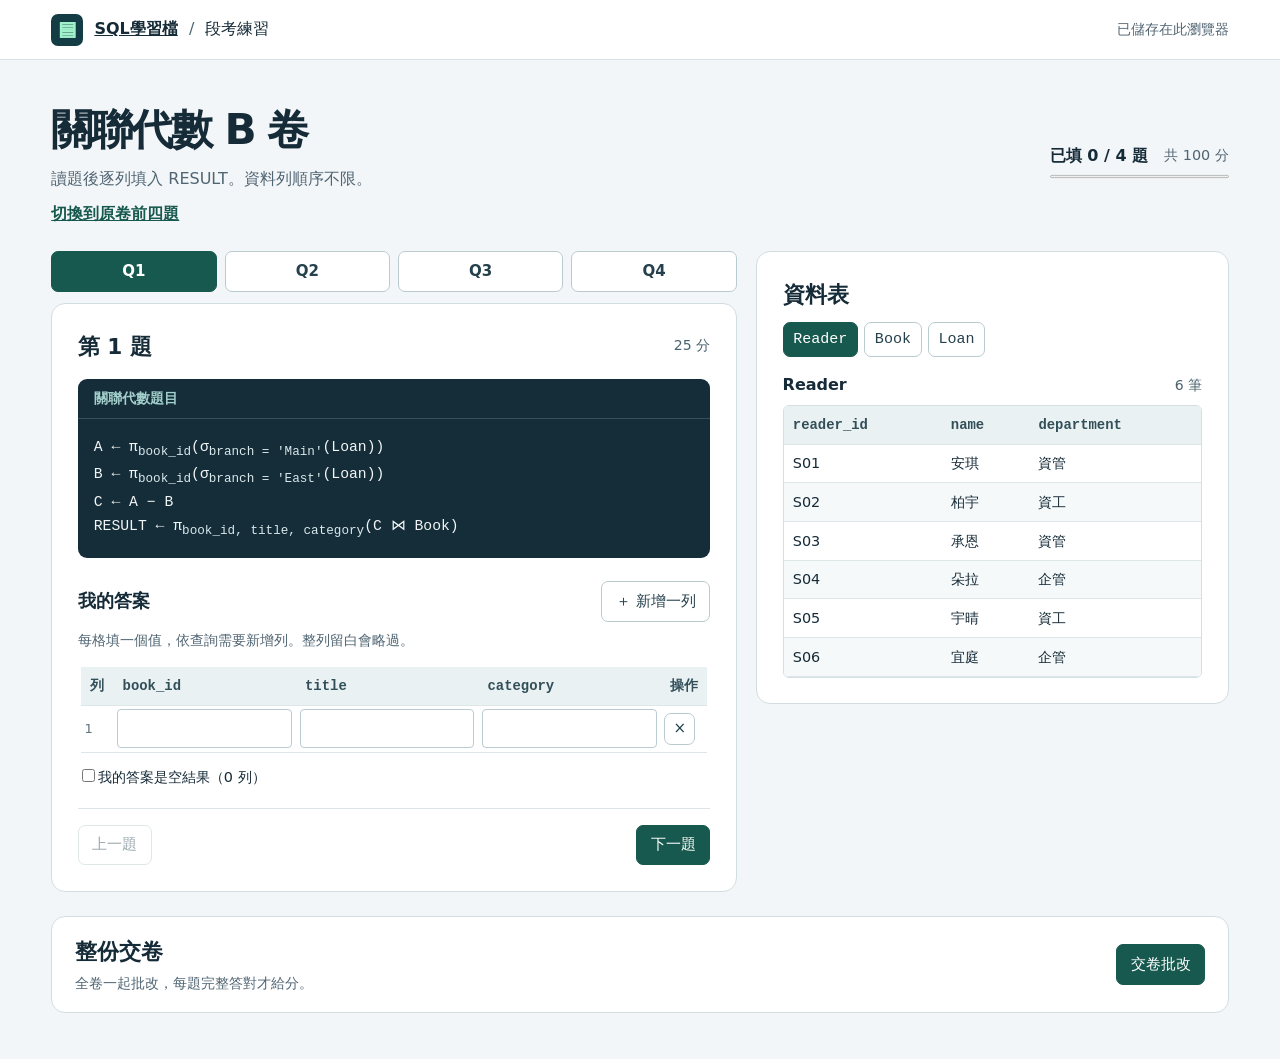
<file: hotel-mock/index.html>
<!doctype html>
<html lang="zh-Hant"><head><meta charset="utf-8"><meta name="viewport" content="width=device-width,initial-scale=1">
<title>資料庫模擬考｜關聯代數 B 卷</title><link rel="stylesheet" href="style.css?v=3">
<script src="paper.js" defer></script><script src="key.js" defer></script><script src="algebra.js" defer></script><script src="mixed.js" defer></script><script src="hotel-variant.js" defer></script><script src="hotel-short.js" defer></script><script src="app.js?v=5" defer></script></head>
<body><header><div class="mast"><span class="mark" aria-hidden="true">▤</span><a href="../index.html" style="color:inherit;font-weight:700">SQL學習檔</a><span class="sep">/</span><span>段考練習</span></div><span id="saveStatus" role="status"></span></header>
<main><div class="intro"><div><h1 id="examName">關聯代數 B 卷</h1><p id="instructions">讀題後逐列填入 RESULT。資料列順序不限。</p><a id="otherExam" class="exam-link" href="?exam=sql">切換到原卷前四題</a></div><div class="progress"><b id="count"></b><span id="totalPoints">共 100 分</span><progress id="progress" max="4" value="0"></progress></div></div>
<div class="layout"><section class="exam"><nav id="questions" aria-label="選擇題號"></nav><article>
<div class="qhead"><h2 id="title" tabindex="-1"></h2><span id="points"></span></div>
<div class="code"><div class="bar" id="promptLabel">關聯代數題目</div><pre tabindex="0"><code id="prompt"></code></pre></div>
<a class="table-jump" href="#data-tables">查看資料表</a>
<div class="answerhead"><h3>我的答案</h3><button id="add">＋ 新增一列</button></div>
<p class="small" id="guide">每格填一個值，依查詢需要新增列。整列留白會略過。</p><div class="scroll" id="grid"></div>
<label id="emptyLabel"><input id="empty" type="checkbox">我的答案是空結果（0 列）</label>
<section id="feedback" hidden></section>
<footer><button id="prev">上一題</button><button id="next" class="primary">下一題</button></footer>
</article></section>
<aside id="data-tables" tabindex="-1"><h2>資料表</h2><div id="tables" aria-label="選擇資料表"></div><div class="refhead"><strong id="tableName"></strong><span id="numRows"></span></div><div class="tablebox" id="reference" tabindex="0"></div>
<a class="table-jump" href="#title">返回題目</a>
<details id="sqlRelations" hidden><summary>查看資料表關聯</summary><div id="relations">Booking.cust_id → Customer.cust_id<br>Booking.room_id → Room.room_id<br>Room.hotel_id → Hotel.hotel_id</div></details></aside></div>
<section class="submitbox"><div><h2 id="resultTitle">整份交卷</h2><p class="small" id="rule">全卷一起批改，每題完整答對才給分。</p></div><button class="primary" id="submit">交卷批改</button></section><p id="message" role="status"></p>
</main></body></html>
</file>
<file: hotel-mock/style.css>
:root{color-scheme:light;font-family:"Inter","Microsoft JhengHei",system-ui,sans-serif;color:#162b38;background:#f3f6f8;line-height:1.55}*{box-sizing:border-box}body{margin:0}header{background:white;border-bottom:1px solid #d8e1e6;padding:.85rem max(4vw,calc((100vw - 1480px)/2));display:flex;align-items:center;justify-content:space-between;gap:.8rem}.mast{display:flex;align-items:center;gap:.7rem}.mark{background:#143c44;color:#a1f2ca;border-radius:7px;font: bold 1.55rem/2rem monospace;text-align:center;width:2rem}.sep,.small,#saveStatus,.intro p,.progress span{color:#506573}#saveStatus,.small,.progress span{font-size:.9rem}main{max-width:1480px;margin:auto;padding:2.3rem 4vw}.intro,.submitbox,.qhead,.answerhead,.refhead,footer{display:flex;align-items:center;justify-content:space-between;gap:1rem}h1,h2,h3,p{margin:0}h1{font-size:clamp(1.65rem,3.3vw,2.65rem);letter-spacing:-.045em}h1 span{color:#41636b}.intro p{margin:.3rem 0}.progress{display:grid;grid-template-columns:auto auto;gap:.3rem 1rem;min-width:10rem}.progress progress{width:100%;height:.45rem;grid-column:1/-1;accent-color:#147e67}.layout{display:grid;grid-template-columns:minmax(0,1.45fr) minmax(0,1fr);gap:1.2rem;align-items:start;margin:1.5rem 0}article,aside,.submitbox{border:1px solid #d2dde1;border-radius:14px;background:#fff;padding:clamp(1rem,2vw,1.65rem)}h2{font-size:1.35rem}h3{font-size:1.13rem}button{font:inherit;font-size:.94rem;cursor:pointer;border:1px solid #bacbd0;background:white;color:#25414d;border-radius:7px;padding:.48rem .85rem}button:hover{border-color:#08745c;background:#eff9f5}button:disabled{opacity:.45;cursor:default}button:focus-visible,input:focus-visible,summary:focus-visible,pre:focus-visible,.tablebox:focus-visible{outline:3px solid #2c9986;outline-offset:2px}button.primary,button[aria-pressed=true]{border-color:#17594e;background:#17594e;color:white}.exam{min-width:0}nav{display:flex;gap:.5rem;margin-bottom:.7rem}nav button{flex:1;font-weight:700}.qhead{margin-bottom:1rem}.qhead span,.refhead span{font-size:.88rem;color:#4a636e}.code{background:#142d38;color:#f2f5f6;border-radius:9px;overflow:hidden}.bar{font:600 .87rem/1.5 monospace;color:#a3cfcc;padding:.55rem 1rem;border-bottom:1px solid #35505a}pre{font: .92rem/1.64 Consolas,"Courier New",monospace;overflow:auto;margin:0;padding:1rem;tab-size:2}.kw{color:#8fddca}.str{color:#f4cb92}.answerhead{margin-top:1.45rem}.small{margin:.45rem 0 .8rem}.scroll,.tablebox{overflow:auto}.scroll{padding:3px}.tablebox{max-height:min(58vh,620px);border:1px solid #d4dfe2;border-radius:6px}table{border-collapse:separate;border-spacing:0;width:100%;font-size:.9rem}th,td{border-bottom:1px solid #dde6e8;padding:.48rem .58rem;text-align:left;white-space:nowrap}th{background:#eaf1f2;color:#324f59;font:600 .87rem/1.6 Consolas,monospace;position:sticky;top:0}tbody tr:nth-child(even){background:#f6f9fa}.entry td{padding:.24rem}.entry input{width:100%;min-width:6rem;border:1px solid #bbcbd2;border-radius:4px;background:white;padding:.45rem;font:inherit;color:inherit}.entry td:first-child{color:#61747d;font-size:.82rem}.entry .rm{padding:.2rem .5rem}.entry [readonly]{background:#f6f8f8}#emptyLabel{display:block;margin:.65rem 0;font-size:.9rem}#empty{accent-color:#17594e}footer{border-top:1px solid #dce4e7;margin-top:1.2rem;padding-top:1rem}#tables{display:flex;flex-wrap:wrap;gap:.4rem}#tables button{font-family:Consolas,monospace;padding:.32rem .6rem}.refhead{margin:1rem 0 .45rem}details{margin-top:1rem}summary{cursor:pointer;color:#17594e;font-weight:600}#relations{font:.88rem/1.8 Consolas,monospace;margin-top:.5rem;overflow:auto}.submitbox{padding:1.1rem 1.4rem}.submitbox p{margin:.25rem 0 0}#message{color:#834116;margin:.5rem 0}#feedback{border-top:2px solid #c2d8d1;margin-top:1rem;padding-top:.75rem}#feedback p{margin:.5rem 0}.pass{color:#186d59}.miss{color:#98471e}[hidden]{display:none!important}
@media(max-width:900px){.layout{grid-template-columns:minmax(0,1fr)}.tablebox{max-height:340px}main{padding:1rem 3vw}header{padding:.65rem 3vw}.intro{margin-top:.5rem}.layout{margin:1rem 0}}@media(max-width:540px){.intro,.submitbox{align-items:stretch;flex-direction:column}.progress{min-width:0;max-width:11rem}.mast{gap:.35rem;font-size:.88rem}#saveStatus{font-size:.78rem}.layout{gap:.8rem}.entry input{min-width:5.6rem}.submitbox{gap:.6rem}pre{font-size:.84rem}.intro{gap:.5rem}}
.exam-link, .table-jump {color:#17594e;font-weight:650}
.exam-link {display:inline-block;margin-top:.35rem}
.table-jump {display:none}
#tables {margin-top:.65rem}
.code sub {font-size:.86em;color:#d9e8eb}
#promptLabel {font-family:inherit}
.full-exam {display:grid;grid-template-columns:repeat(8,minmax(0,1fr))}
.full-exam button {padding-inline:.2rem}
@media (max-width:900px) {
  .table-jump {display:inline-block;margin-top:.65rem}
}
@media (max-width:540px) {
  .full-exam {grid-template-columns:repeat(4,minmax(0,1fr))}
}
</file>
